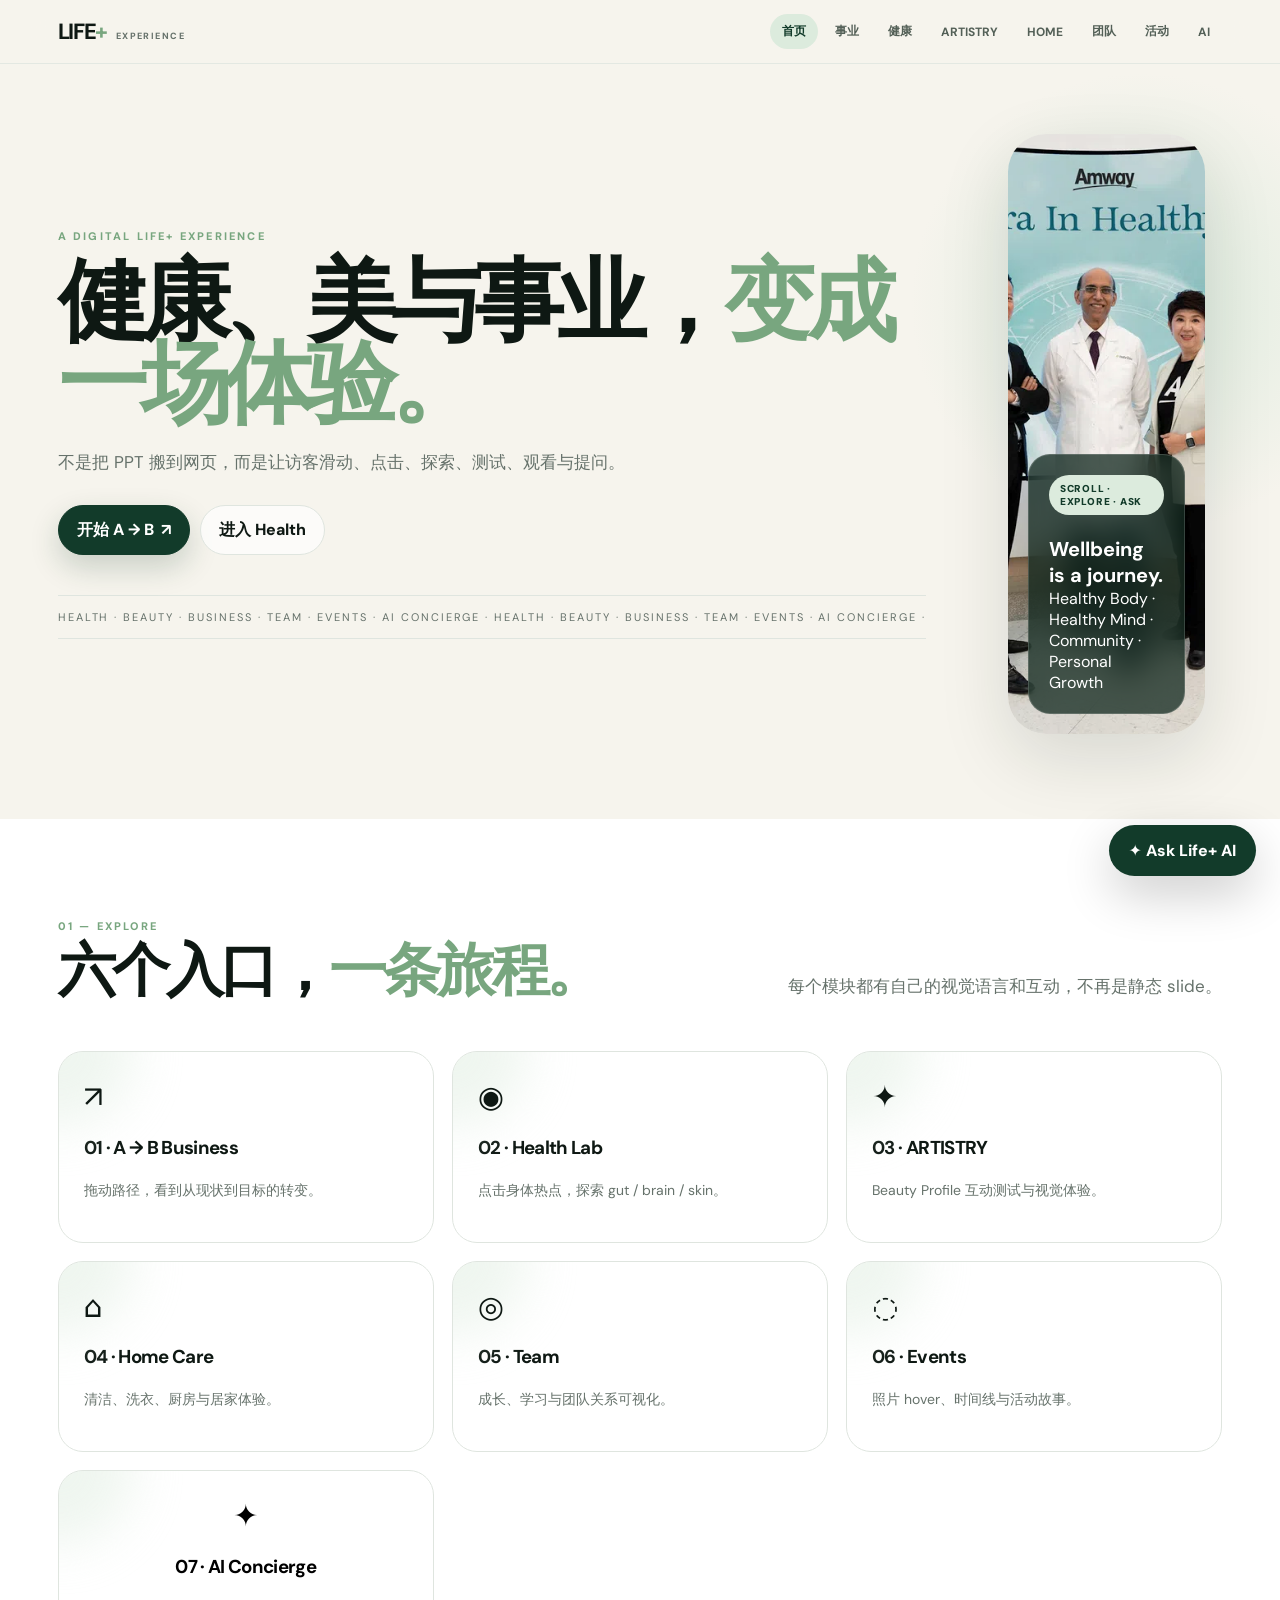
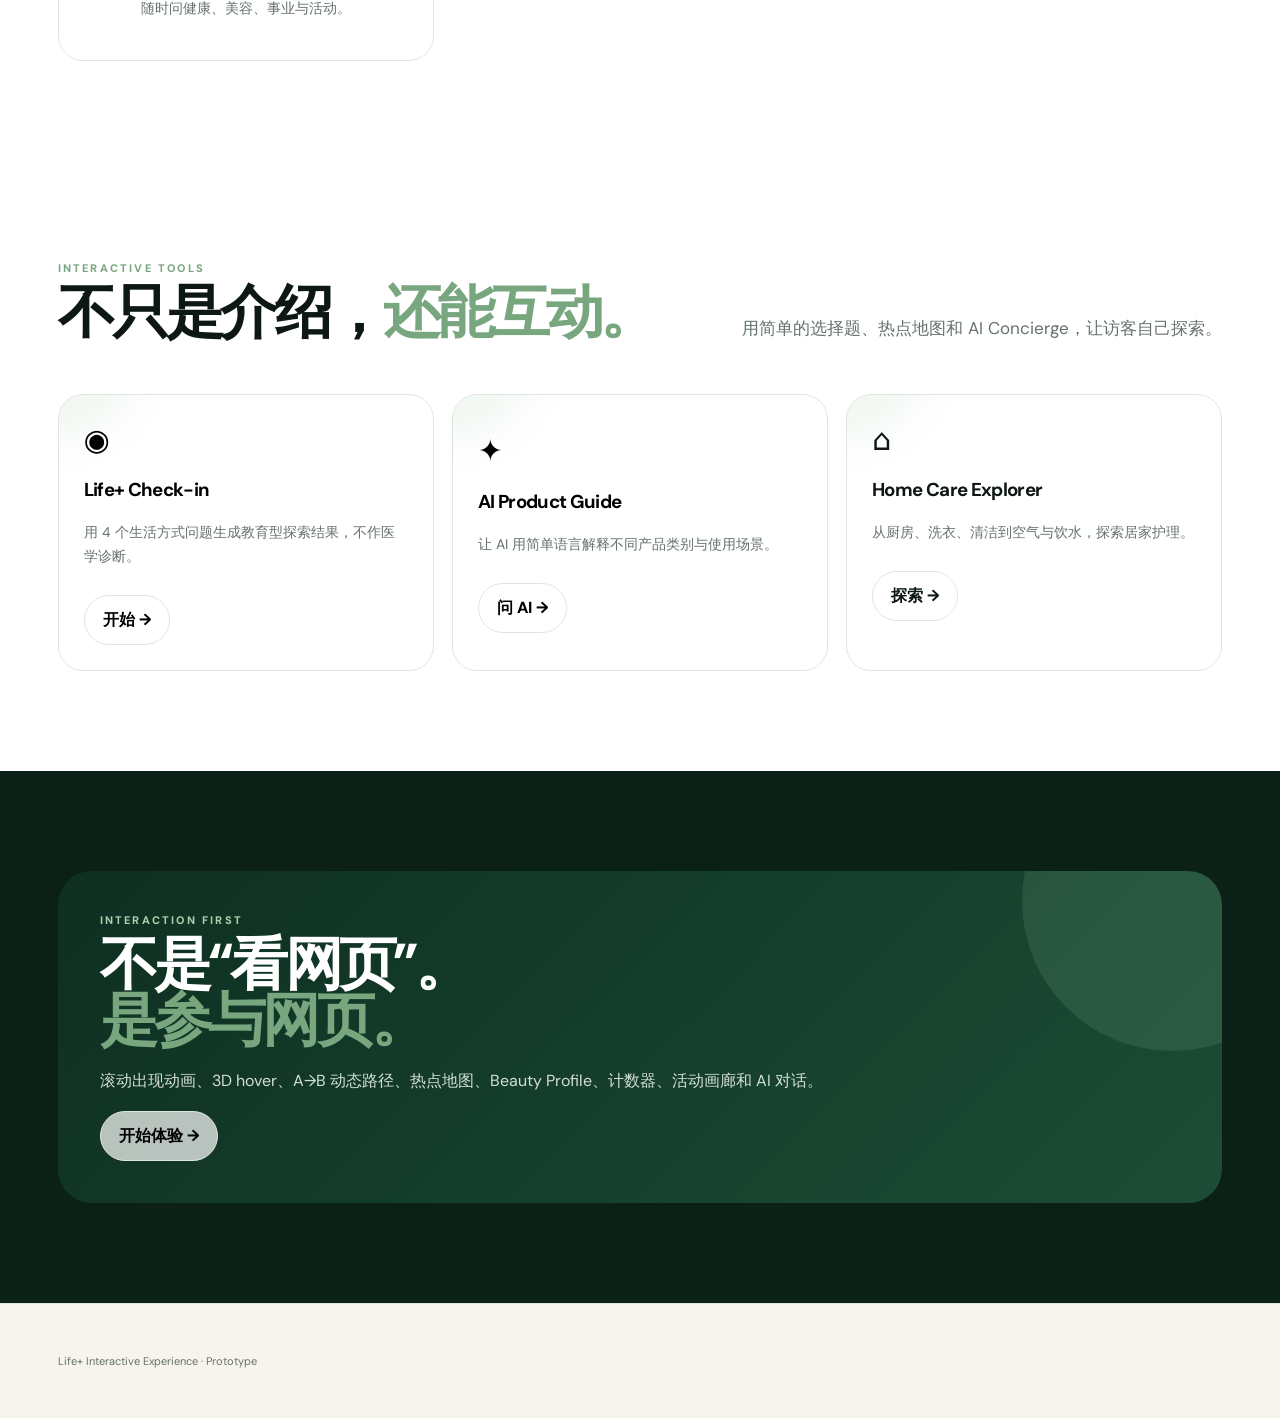
<file: index.html>
<!doctype html><html lang="zh-CN"><head><meta charset="utf-8"><meta name="viewport" content="width=device-width,initial-scale=1"><title>Life+ · Life+</title><link rel="stylesheet" href="styles.css"></head><body><nav class="nav"><a class="brand" href="index.html">LIFE<span>+</span> <small>EXPERIENCE</small></a><div class="navlinks"><a class="active" href="index.html">首页</a><a class="" href="business.html">事业</a><a class="" href="health.html">健康</a><a class="" href="beauty.html">ARTISTRY</a><a class="" href="homecare.html">HOME</a><a class="" href="team.html">团队</a><a class="" href="events.html">活动</a><button class="lang" onclick="toggleAI()">AI</button></div></nav><main class="wrap"><section class="hero"><div class="reveal"><div class="eyebrow">A DIGITAL LIFE+ EXPERIENCE</div><h1>健康、美与事业，<span>变成一场体验。</span></h1><p>不是把 PPT 搬到网页，而是让访客滑动、点击、探索、测试、观看与提问。</p><div class="buttons"><a class="btn dark" href="business.html">开始 A → B <b>↗</b></a><a class="btn light" href="health.html">进入 Health</a></div><div class="marquee" style="margin-top:40px"><span class="marquee-track">HEALTH · BEAUTY · BUSINESS · TEAM · EVENTS · AI CONCIERGE · HEALTH · BEAUTY · BUSINESS · TEAM · EVENTS · AI CONCIERGE · </span></div></div><div class="hero-visual reveal"><img src="assets/health-ageing.png"><div class="hero-overlay"><span class="pill">SCROLL · EXPLORE · ASK</span><br><br><b>Wellbeing is a journey.</b><br><span>Healthy Body · Healthy Mind · Community · Personal Growth</span></div></div></section></main><section class="section alt"><div class="wrap"><div class="section-head reveal"><div><div class="eyebrow">01 — EXPLORE</div><h2>六个入口，<span>一条旅程。</span></h2></div><p class="lead">每个模块都有自己的视觉语言和互动，不再是静态 slide。</p></div><div class="grid g3 stagger"><a class="card" href="business.html"><div class="icon">↗</div><h3>01 · A → B Business</h3><p>拖动路径，看到从现状到目标的转变。</p></a><a class="card" href="health.html"><div class="icon">◉</div><h3>02 · Health Lab</h3><p>点击身体热点，探索 gut / brain / skin。</p></a><a class="card" href="beauty.html"><div class="icon">✦</div><h3>03 · ARTISTRY</h3><p>Beauty Profile 互动测试与视觉体验。</p></a><a class="card" href="homecare.html"><div class="icon">⌂</div><h3>04 · Home Care</h3><p>清洁、洗衣、厨房与居家体验。</p></a><a class="card" href="team.html"><div class="icon">◎</div><h3>05 · Team</h3><p>成长、学习与团队关系可视化。</p></a><a class="card" href="events.html"><div class="icon">◌</div><h3>06 · Events</h3><p>照片 hover、时间线与活动故事。</p></a><button class="card" onclick="askAI('这个网站可以做什么？')"><div class="icon">✦</div><h3>07 · AI Concierge</h3><p>随时问健康、美容、事业与活动。</p></button></div></div></section><section class="section alt"><div class="wrap"><div class="section-head reveal"><div><div class="eyebrow">INTERACTIVE TOOLS</div><h2>不只是介绍，<span>还能互动。</span></h2></div><p class="lead">用简单的选择题、热点地图和 AI Concierge，让访客自己探索。</p></div><div class="grid g3 stagger"><button class="card tool-card" onclick="openTool('lifecheck')"><div class="icon">◉</div><h3>Life+ Check-in</h3><p>用 4 个生活方式问题生成教育型探索结果，不作医学诊断。</p><span class="btn light">开始 →</span></button><button class="card tool-card" onclick="askAI('请用简单方式介绍 Nutrilite、ARTISTRY 和 Home Care 的区别')"><div class="icon">✦</div><h3>AI Product Guide</h3><p>让 AI 用简单语言解释不同产品类别与使用场景。</p><span class="btn light">问 AI →</span></button><a class="card tool-card" href="homecare.html"><div class="icon">⌂</div><h3>Home Care Explorer</h3><p>从厨房、洗衣、清洁到空气与饮水，探索居家护理。</p><span class="btn light">探索 →</span></a></div></div></section><section class="section dark"><div class="wrap"><div class="darkpanel reveal"><div class="eyebrow" style="color:#a8d0ae">INTERACTION FIRST</div><h2>不是“看网页”。<br><span>是参与网页。</span></h2><p>滚动出现动画、3D hover、A→B 动态路径、热点地图、Beauty Profile、计数器、活动画廊和 AI 对话。</p><button class="btn light" onclick="askAI('请带我快速体验这个网站')">开始体验 →</button></div></div></section><footer class="footer"><div class="wrap">Life+ Interactive Experience · Prototype</div></footer><div class="floating-ai"><button class="ai-button" onclick="toggleAI()">✦ Ask Life+ AI</button></div><div class="tool-modal" id="lifecheck"><div class="tool-modal-box"><button class="modal-close" onclick="closeTool('lifecheck')">×</button><div class="eyebrow">LIFE+ CHECK-IN</div><h2>今天的你，<span>想先探索什么？</span></h2><p class="lead">这只是生活方式教育工具，不是医疗检测或诊断。</p><div class="check-options"><button onclick="checkResult('nutrition')">🥗 营养</button><button onclick="checkResult('movement')">🚶 活动</button><button onclick="checkResult('sleep')">🌙 睡眠</button><button onclick="checkResult('stress')">🧠 压力</button></div><div class="quiz-result" id="checkResult">请选择一个方向。</div></div></div><div class="chat" id="chat"><div class="chathead"><b>Life+ AI Concierge</b><button onclick="toggleAI()">×</button></div><div class="msgs" id="msgs"><div class="msg ai">你好，我可以陪你探索这个页面。你想了解什么？</div></div><div class="chatbar"><input id="q" placeholder="输入你的问题…" onkeydown="if(event.key==='Enter')sendAI()"><button onclick="sendAI()">问</button></div></div><script src="app.js"></script></body></html>
</file>
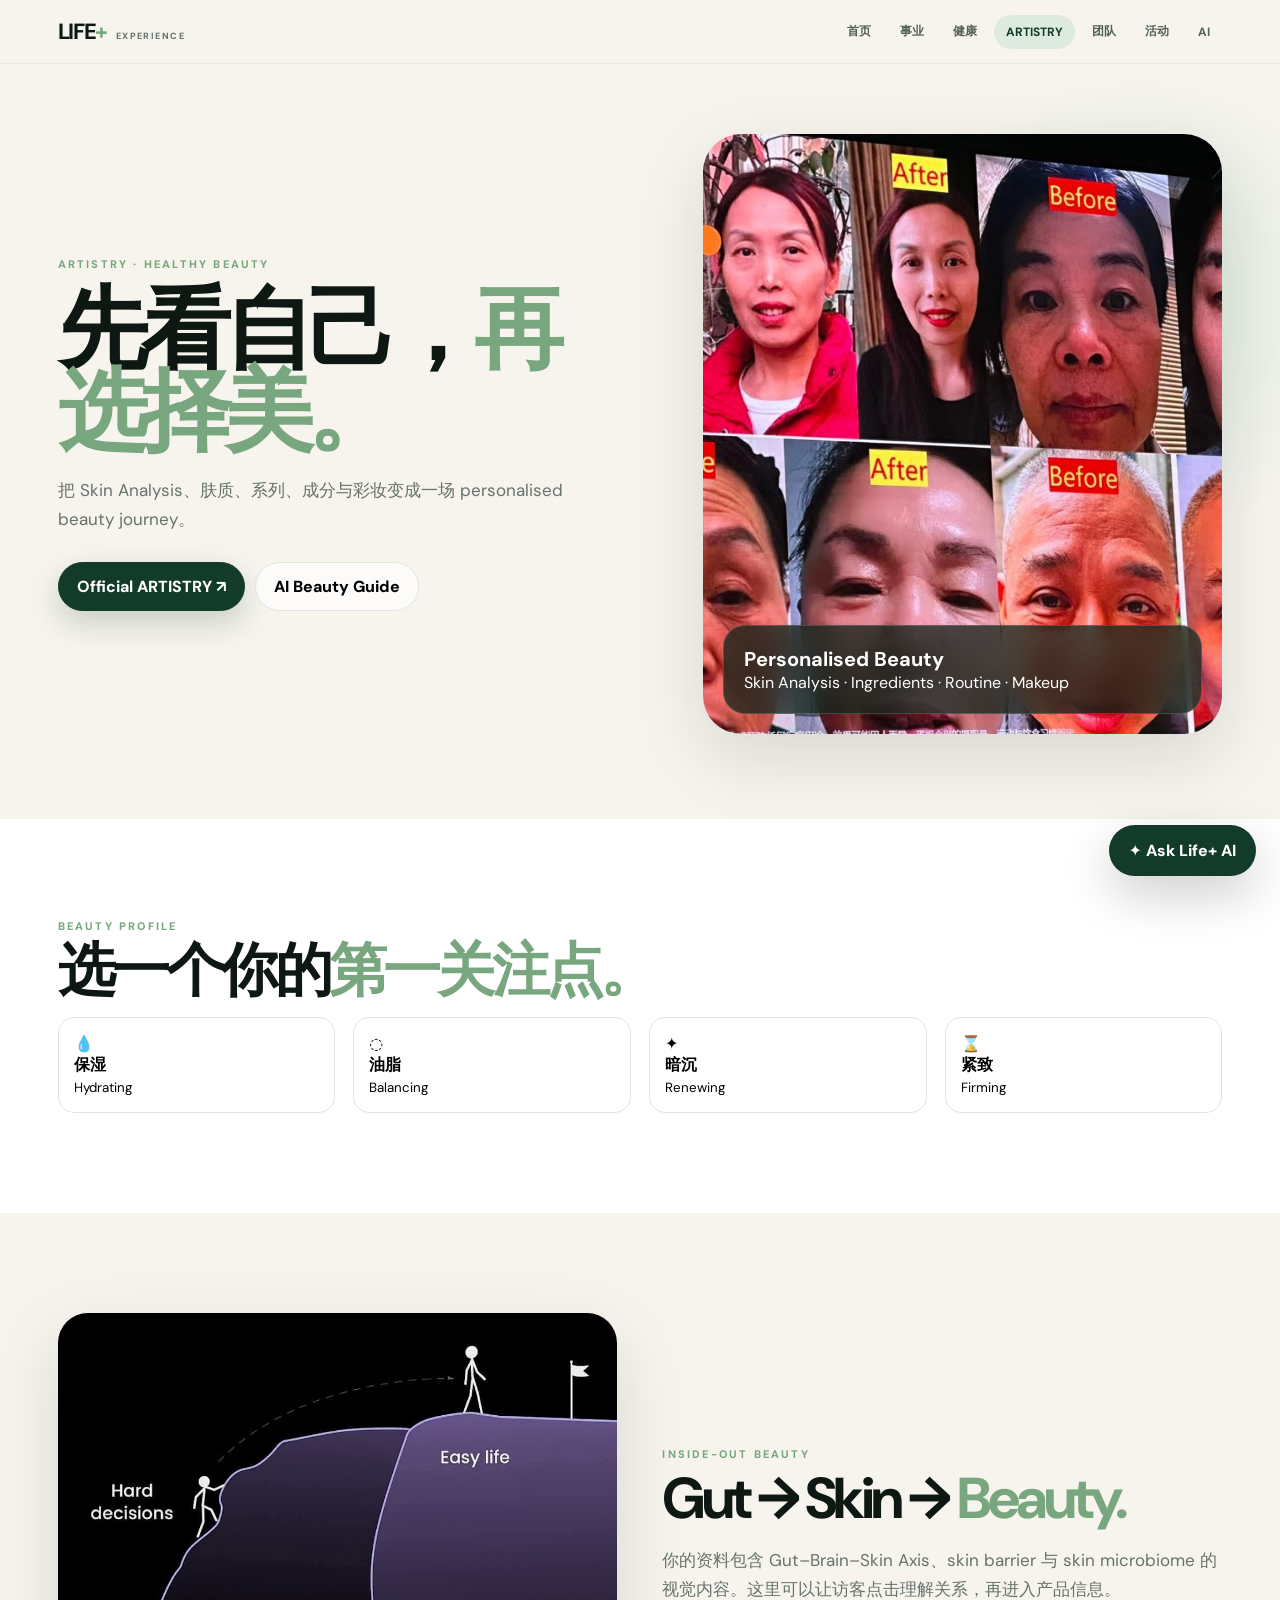
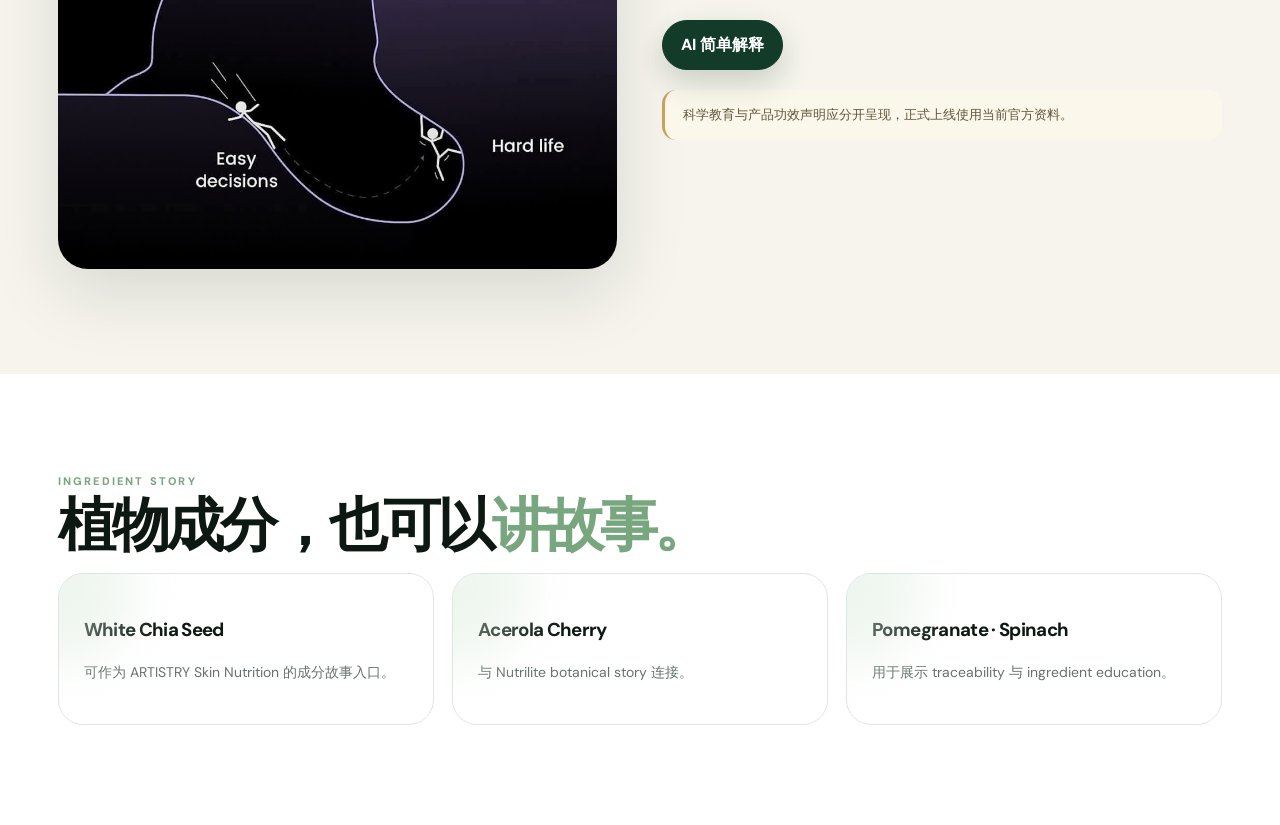
<file: beauty.html>
<!doctype html><html lang="zh-CN"><head><meta charset="utf-8"><meta name="viewport" content="width=device-width,initial-scale=1"><title>ARTISTRY · Life+</title><link rel="stylesheet" href="styles.css"></head><body><nav class="nav"><a class="brand" href="index.html">LIFE<span>+</span> <small>EXPERIENCE</small></a><div class="navlinks"><a class="" href="index.html">首页</a><a class="" href="business.html">事业</a><a class="" href="health.html">健康</a><a class="active" href="beauty.html">ARTISTRY</a><a class="" href="team.html">团队</a><a class="" href="events.html">活动</a><button class="lang" onclick="toggleAI()">AI</button></div></nav><main class="wrap"><section class="hero"><div class="reveal"><div class="eyebrow">ARTISTRY · HEALTHY BEAUTY</div><h1>先看自己，<span>再选择美。</span></h1><p>把 Skin Analysis、肤质、系列、成分与彩妆变成一场 personalised beauty journey。</p><div class="buttons"><a class="btn dark" href="https://www.amway.my/artistry" target="_blank">Official ARTISTRY ↗</a><button class="btn light" onclick="askAI('如何选择 ARTISTRY 护肤系列？')">AI Beauty Guide</button></div></div><div class="hero-visual reveal"><img src="assets/beauty-faces.jpeg"><div class="hero-overlay"><b>Personalised Beauty</b><br><span>Skin Analysis · Ingredients · Routine · Makeup</span></div></div></section></main><section class="section alt"><div class="wrap"><div class="eyebrow">BEAUTY PROFILE</div><h2>选一个你的<span>第一关注点。</span></h2><div class="grid g4 stagger"><button class="quiz-choice" data-v="Hydrating · 保湿">💧<br><b>保湿</b><br><small>Hydrating</small></button><button class="quiz-choice" data-v="Balancing · 油脂">◌<br><b>油脂</b><br><small>Balancing</small></button><button class="quiz-choice" data-v="Renewing · 肤色">✦<br><b>暗沉</b><br><small>Renewing</small></button><button class="quiz-choice" data-v="Firming · 紧致">⌛<br><b>紧致</b><br><small>Firming</small></button></div><div class="quiz-result" style="display:none"></div></div></section><section class="section"><div class="wrap split"><div class="reveal"><img src="assets/skin-anatomy.jpeg" alt="skin anatomy"></div><div class="reveal"><div class="eyebrow">INSIDE-OUT BEAUTY</div><h2>Gut → Skin → <span>Beauty.</span></h2><p class="lead">你的资料包含 Gut–Brain–Skin Axis、skin barrier 与 skin microbiome 的视觉内容。这里可以让访客点击理解关系，再进入产品信息。</p><button class="btn dark" onclick="askAI('用简单中文解释肠皮肤轴')">AI 简单解释</button><div class="notice" style="margin-top:20px">科学教育与产品功效声明应分开呈现，正式上线使用当前官方资料。</div></div></div></section><section class="section alt"><div class="wrap"><div class="eyebrow">INGREDIENT STORY</div><h2>植物成分，也可以<span>讲故事。</span></h2><div class="grid g3 stagger"><div class="card"><h3>White Chia Seed</h3><p>可作为 ARTISTRY Skin Nutrition 的成分故事入口。</p></div><div class="card"><h3>Acerola Cherry</h3><p>与 Nutrilite botanical story 连接。</p></div><div class="card"><h3>Pomegranate · Spinach</h3><p>用于展示 traceability 与 ingredient education。</p></div></div></div></section><div class="floating-ai"><button class="ai-button" onclick="toggleAI()">✦ Ask Life+ AI</button></div><div class="chat" id="chat"><div class="chathead"><b>Life+ AI Concierge</b><button onclick="toggleAI()">×</button></div><div class="msgs" id="msgs"><div class="msg ai">你好，我可以陪你探索这个页面。你想了解什么？</div></div><div class="chatbar"><input id="q" placeholder="输入你的问题…" onkeydown="if(event.key==='Enter')sendAI()"><button onclick="sendAI()">问</button></div></div><script src="app.js"></script></body></html>
</file>
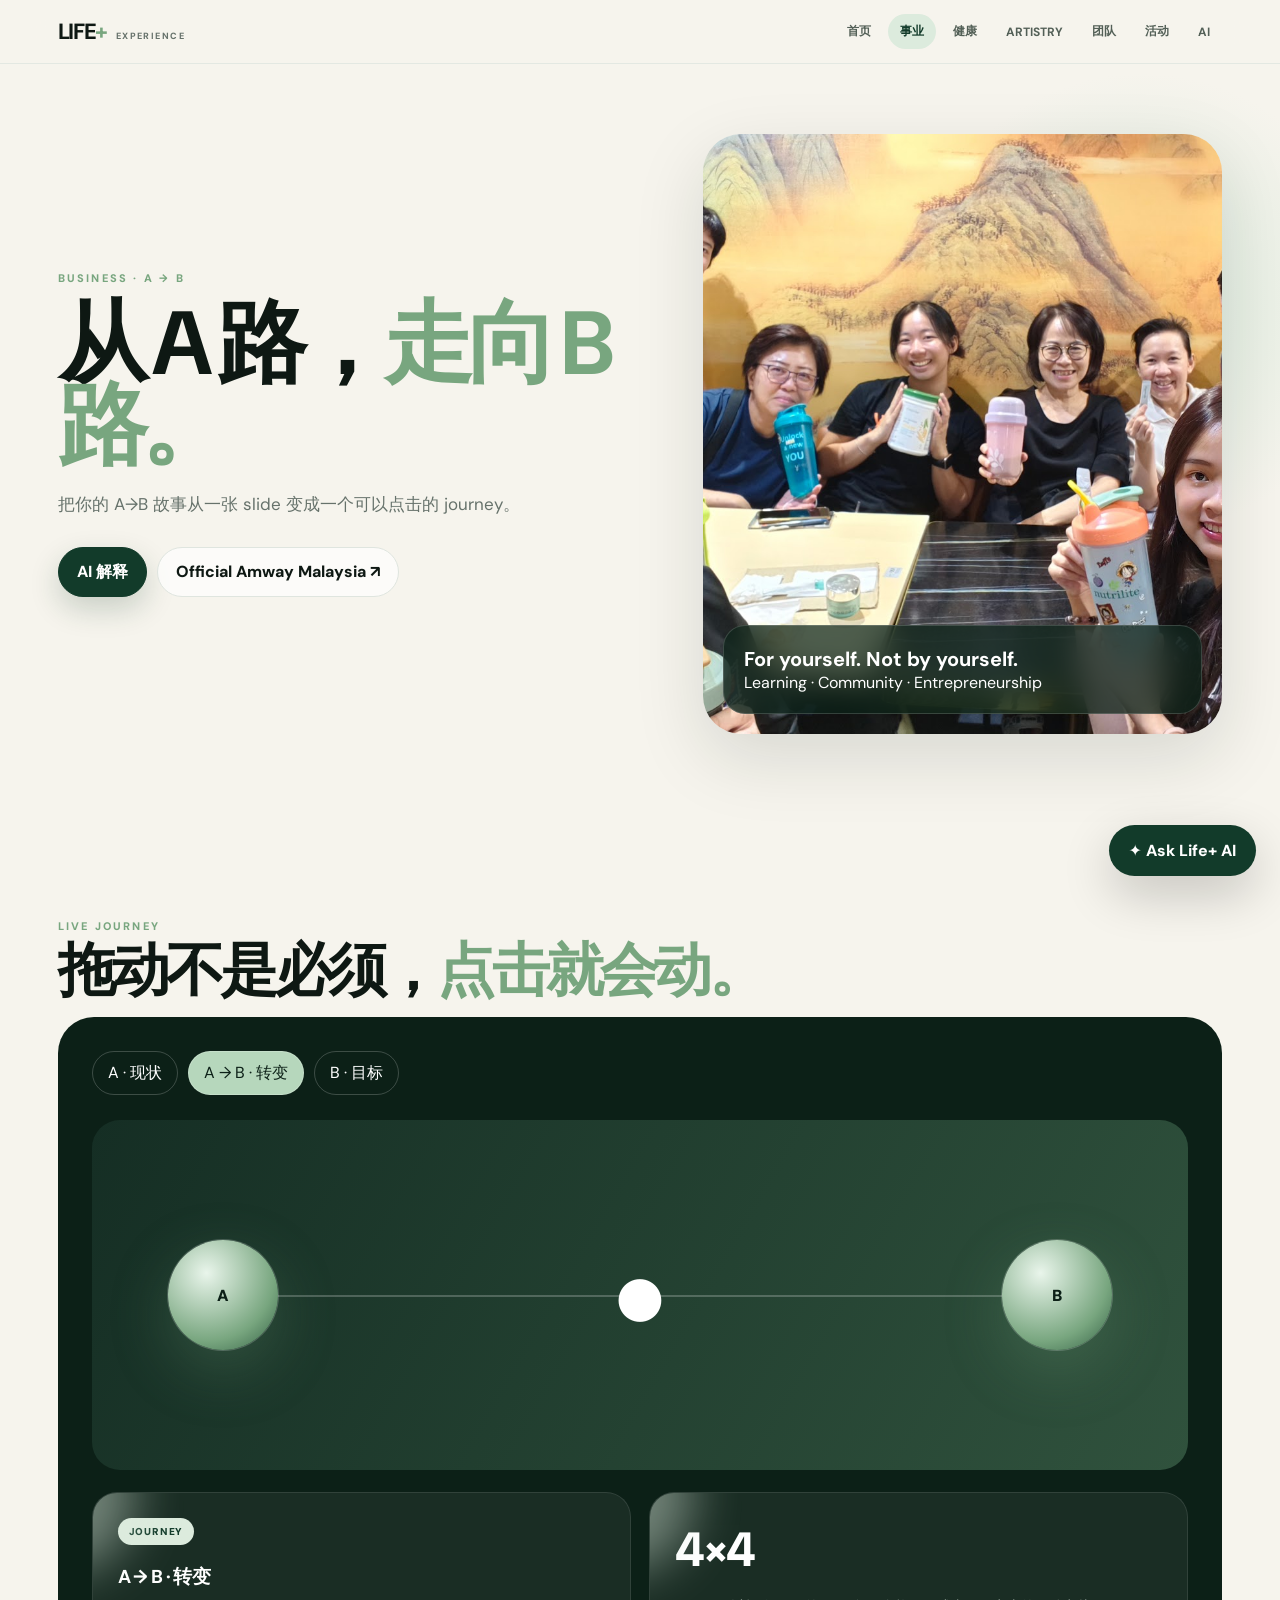
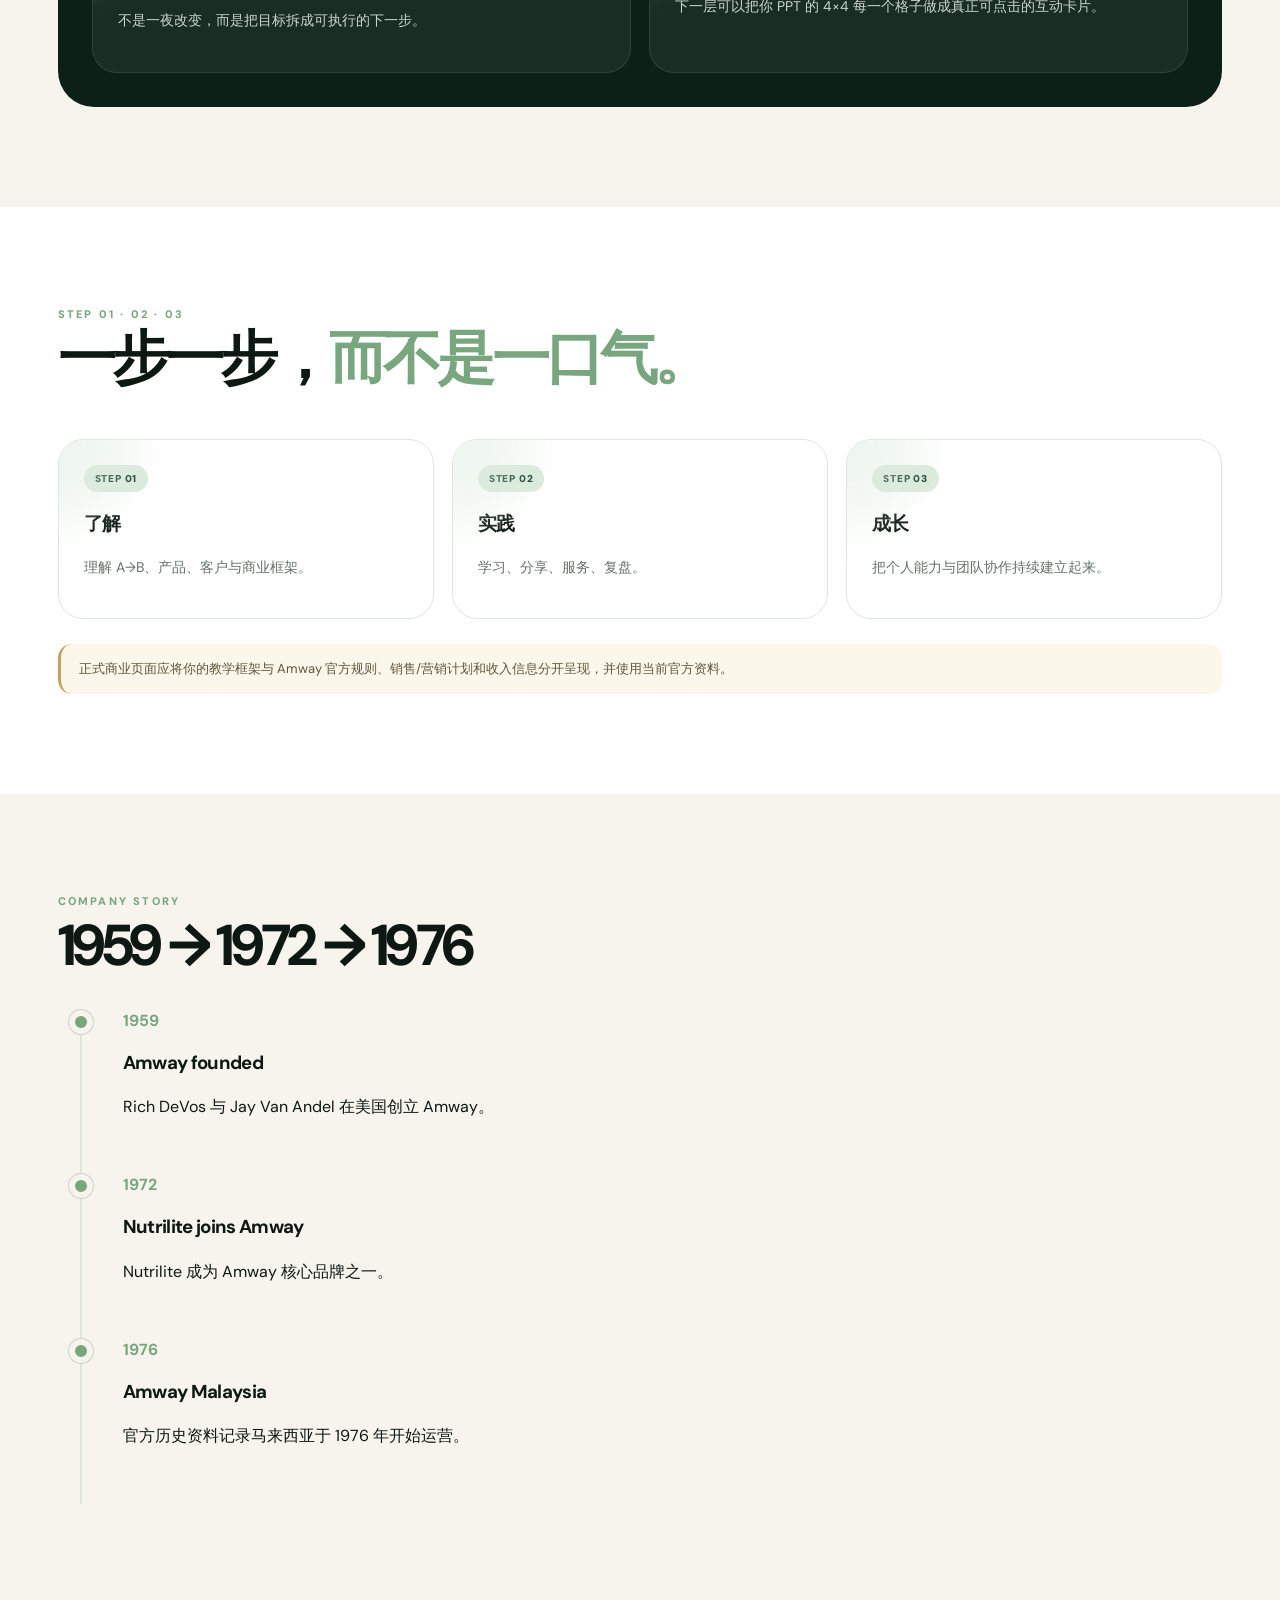
<file: business.html>
<!doctype html><html lang="zh-CN"><head><meta charset="utf-8"><meta name="viewport" content="width=device-width,initial-scale=1"><title>Business · Life+</title><link rel="stylesheet" href="styles.css"></head><body><nav class="nav"><a class="brand" href="index.html">LIFE<span>+</span> <small>EXPERIENCE</small></a><div class="navlinks"><a class="" href="index.html">首页</a><a class="active" href="business.html">事业</a><a class="" href="health.html">健康</a><a class="" href="beauty.html">ARTISTRY</a><a class="" href="team.html">团队</a><a class="" href="events.html">活动</a><button class="lang" onclick="toggleAI()">AI</button></div></nav><main class="wrap"><section class="hero"><div class="reveal"><div class="eyebrow">BUSINESS · A → B</div><h1>从 A 路，<span>走向 B 路。</span></h1><p>把你的 A→B 故事从一张 slide 变成一个可以点击的 journey。</p><div class="buttons"><button class="btn dark" onclick="askAI('解释 A 路到 B 路')">AI 解释</button><a class="btn light" href="https://www.amway.my/" target="_blank">Official Amway Malaysia ↗</a></div></div><div class="hero-visual reveal"><img src="assets/team-1.jpeg"><div class="hero-overlay"><b>For yourself. Not by yourself.</b><br><span>Learning · Community · Entrepreneurship</span></div></div></section></main><section class="section"><div class="wrap"><div class="eyebrow">LIVE JOURNEY</div><h2>拖动不是必须，<span>点击就会动。</span></h2><div class="ab-wrap reveal"><div class="ab-controls"><button data-mode="a">A · 现状</button><button data-mode="bridge">A → B · 转变</button><button data-mode="b">B · 目标</button></div><div class="ab-stage"><div class="ab-line"></div><div class="ab-node node-a"><div class="orb">A</div></div><div class="ab-node node-b"><div class="orb">B</div></div><div class="ab-person">●</div></div><div class="ab-copy"><div class="card"><span class="pill">JOURNEY</span><h3 id="abTitle">A → B · 转变</h3><p id="abCopy">不是一夜改变，而是把目标拆成可执行的下一步。</p></div><div class="card"><div class="metric">4×4</div><p>下一层可以把你 PPT 的 4×4 每一个格子做成真正可点击的互动卡片。</p></div></div></div></div></section><section class="section alt"><div class="wrap"><div class="section-head reveal"><div><div class="eyebrow">STEP 01 · 02 · 03</div><h2>一步一步，<span>而不是一口气。</span></h2></div></div><div class="grid g3 stagger"><div class="card"><span class="pill">STEP 01</span><h3>了解</h3><p>理解 A→B、产品、客户与商业框架。</p></div><div class="card"><span class="pill">STEP 02</span><h3>实践</h3><p>学习、分享、服务、复盘。</p></div><div class="card"><span class="pill">STEP 03</span><h3>成长</h3><p>把个人能力与团队协作持续建立起来。</p></div></div><div class="notice" style="margin-top:25px">正式商业页面应将你的教学框架与 Amway 官方规则、销售/营销计划和收入信息分开呈现，并使用当前官方资料。</div></div></section><section class="section"><div class="wrap"><div class="eyebrow">COMPANY STORY</div><h2>1959 → 1972 → 1976</h2><div class="timeline reveal"><div class="tl"><div class="dot"></div><b>1959</b><h3>Amway founded</h3><p>Rich DeVos 与 Jay Van Andel 在美国创立 Amway。</p></div><div class="tl"><div class="dot"></div><b>1972</b><h3>Nutrilite joins Amway</h3><p>Nutrilite 成为 Amway 核心品牌之一。</p></div><div class="tl"><div class="dot"></div><b>1976</b><h3>Amway Malaysia</h3><p>官方历史资料记录马来西亚于 1976 年开始运营。</p></div></div></div></section><div class="floating-ai"><button class="ai-button" onclick="toggleAI()">✦ Ask Life+ AI</button></div><div class="chat" id="chat"><div class="chathead"><b>Life+ AI Concierge</b><button onclick="toggleAI()">×</button></div><div class="msgs" id="msgs"><div class="msg ai">你好，我可以陪你探索这个页面。你想了解什么？</div></div><div class="chatbar"><input id="q" placeholder="输入你的问题…" onkeydown="if(event.key==='Enter')sendAI()"><button onclick="sendAI()">问</button></div></div><script src="app.js"></script></body></html>
</file>
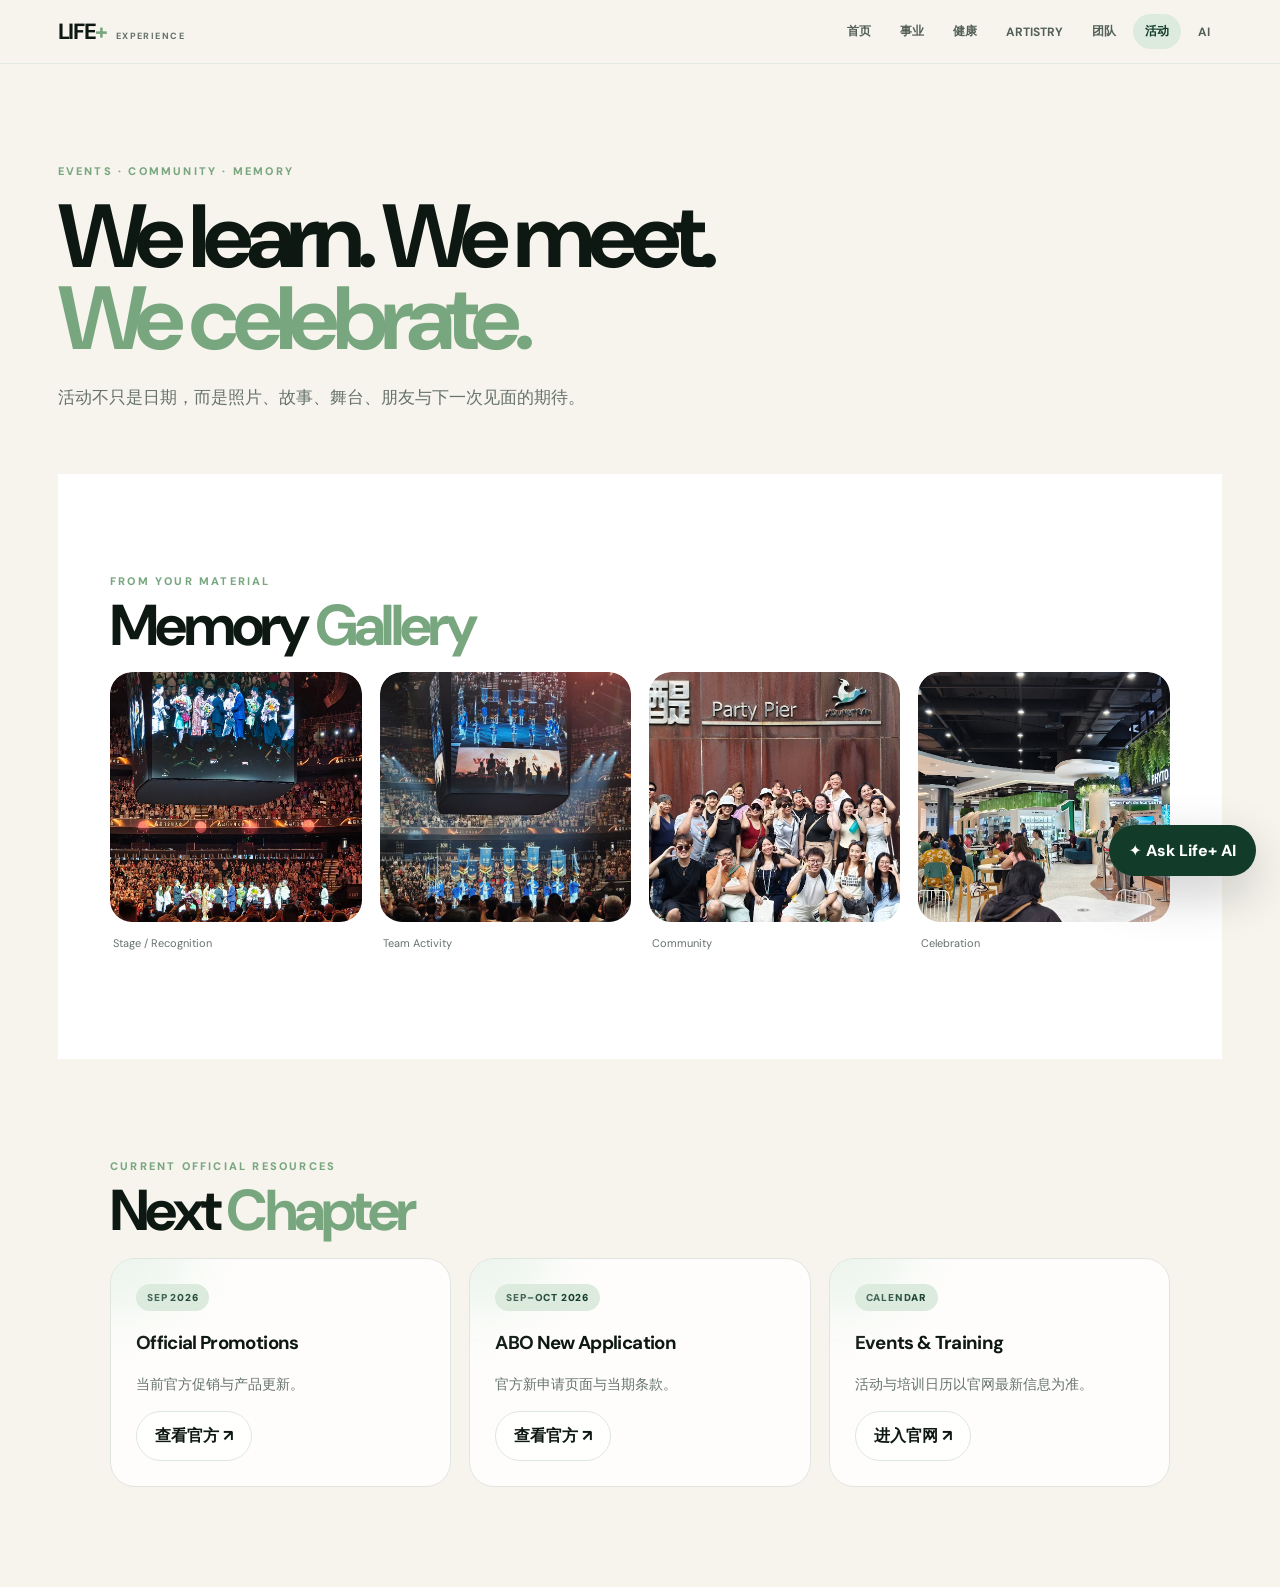
<file: events.html>
<!doctype html><html lang="zh-CN"><head><meta charset="utf-8"><meta name="viewport" content="width=device-width,initial-scale=1"><title>Events · Life+</title><link rel="stylesheet" href="styles.css"></head><body><nav class="nav"><a class="brand" href="index.html">LIFE<span>+</span> <small>EXPERIENCE</small></a><div class="navlinks"><a class="" href="index.html">首页</a><a class="" href="business.html">事业</a><a class="" href="health.html">健康</a><a class="" href="beauty.html">ARTISTRY</a><a class="" href="team.html">团队</a><a class="active" href="events.html">活动</a><button class="lang" onclick="toggleAI()">AI</button></div></nav><main class="wrap"><section class="section" style="padding-bottom:45px"><div class="reveal"><div class="eyebrow">EVENTS · COMMUNITY · MEMORY</div><h1>We learn. We meet.<br><span>We celebrate.</span></h1><p class="lead">活动不只是日期，而是照片、故事、舞台、朋友与下一次见面的期待。</p></div></section><section class="section alt"><div class="wrap"><div class="eyebrow">FROM YOUR MATERIAL</div><h2>Memory <span>Gallery</span></h2><div class="grid g4 gallery stagger"><figure><img src="assets/event-1.jpeg"><figcaption>Stage / Recognition</figcaption></figure><figure><img src="assets/event-2.jpeg"><figcaption>Team Activity</figcaption></figure><figure><img src="assets/event-3.jpeg"><figcaption>Community</figcaption></figure><figure><img src="assets/event-4.jpeg"><figcaption>Celebration</figcaption></figure></div></div></section><section class="section"><div class="wrap"><div class="eyebrow">CURRENT OFFICIAL RESOURCES</div><h2>Next <span>Chapter</span></h2><div class="grid g3 stagger"><div class="card"><span class="pill">SEP 2026</span><h3>Official Promotions</h3><p>当前官方促销与产品更新。</p><a class="btn light" href="https://www.amway.my/promotions?lang=en" target="_blank">查看官方 ↗</a></div><div class="card"><span class="pill">SEP–OCT 2026</span><h3>ABO New Application</h3><p>官方新申请页面与当期条款。</p><a class="btn light" href="https://www.amway.my/" target="_blank">查看官方 ↗</a></div><div class="card"><span class="pill">CALENDAR</span><h3>Events & Training</h3><p>活动与培训日历以官网最新信息为准。</p><a class="btn light" href="https://www.amway.my/" target="_blank">进入官网 ↗</a></div></div></div></section><div class="floating-ai"><button class="ai-button" onclick="toggleAI()">✦ Ask Life+ AI</button></div><div class="chat" id="chat"><div class="chathead"><b>Life+ AI Concierge</b><button onclick="toggleAI()">×</button></div><div class="msgs" id="msgs"><div class="msg ai">你好，我可以陪你探索这个页面。你想了解什么？</div></div><div class="chatbar"><input id="q" placeholder="输入你的问题…" onkeydown="if(event.key==='Enter')sendAI()"><button onclick="sendAI()">问</button></div></div><script src="app.js"></script></body></html>
</file>
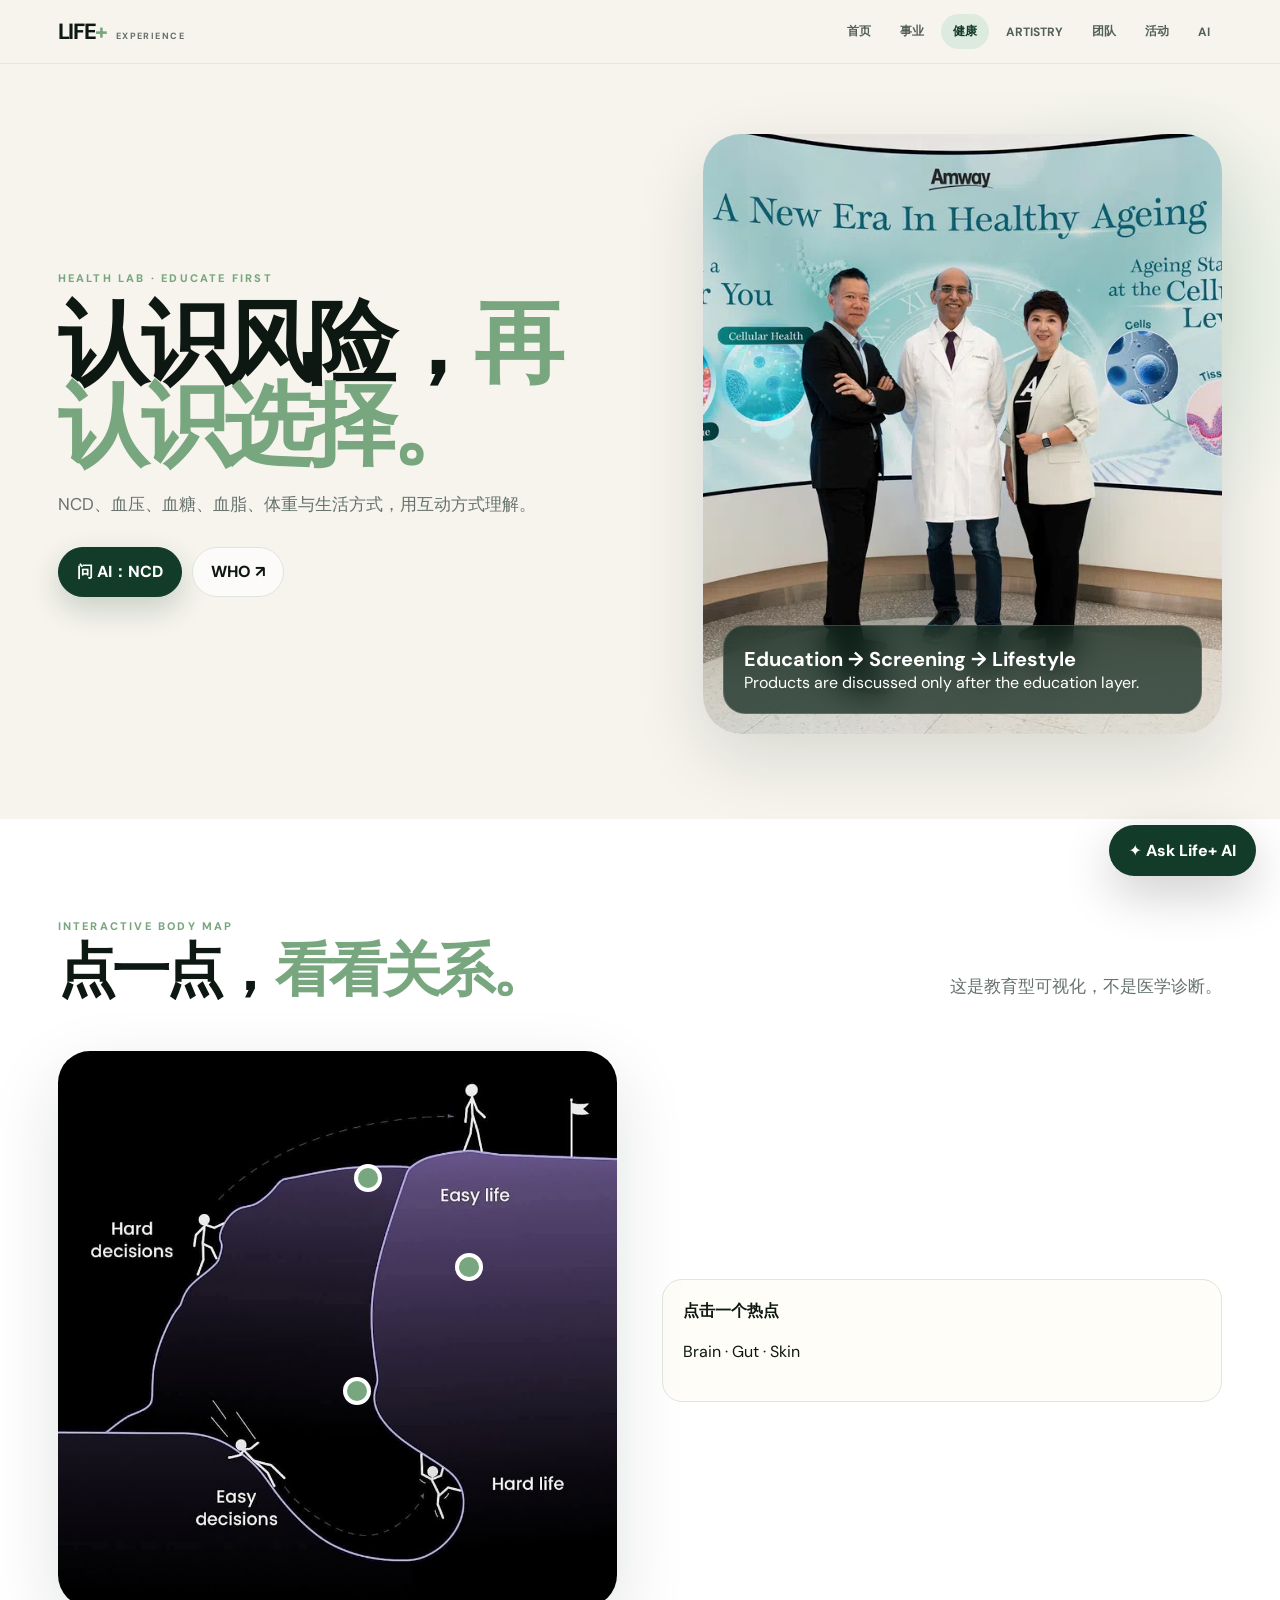
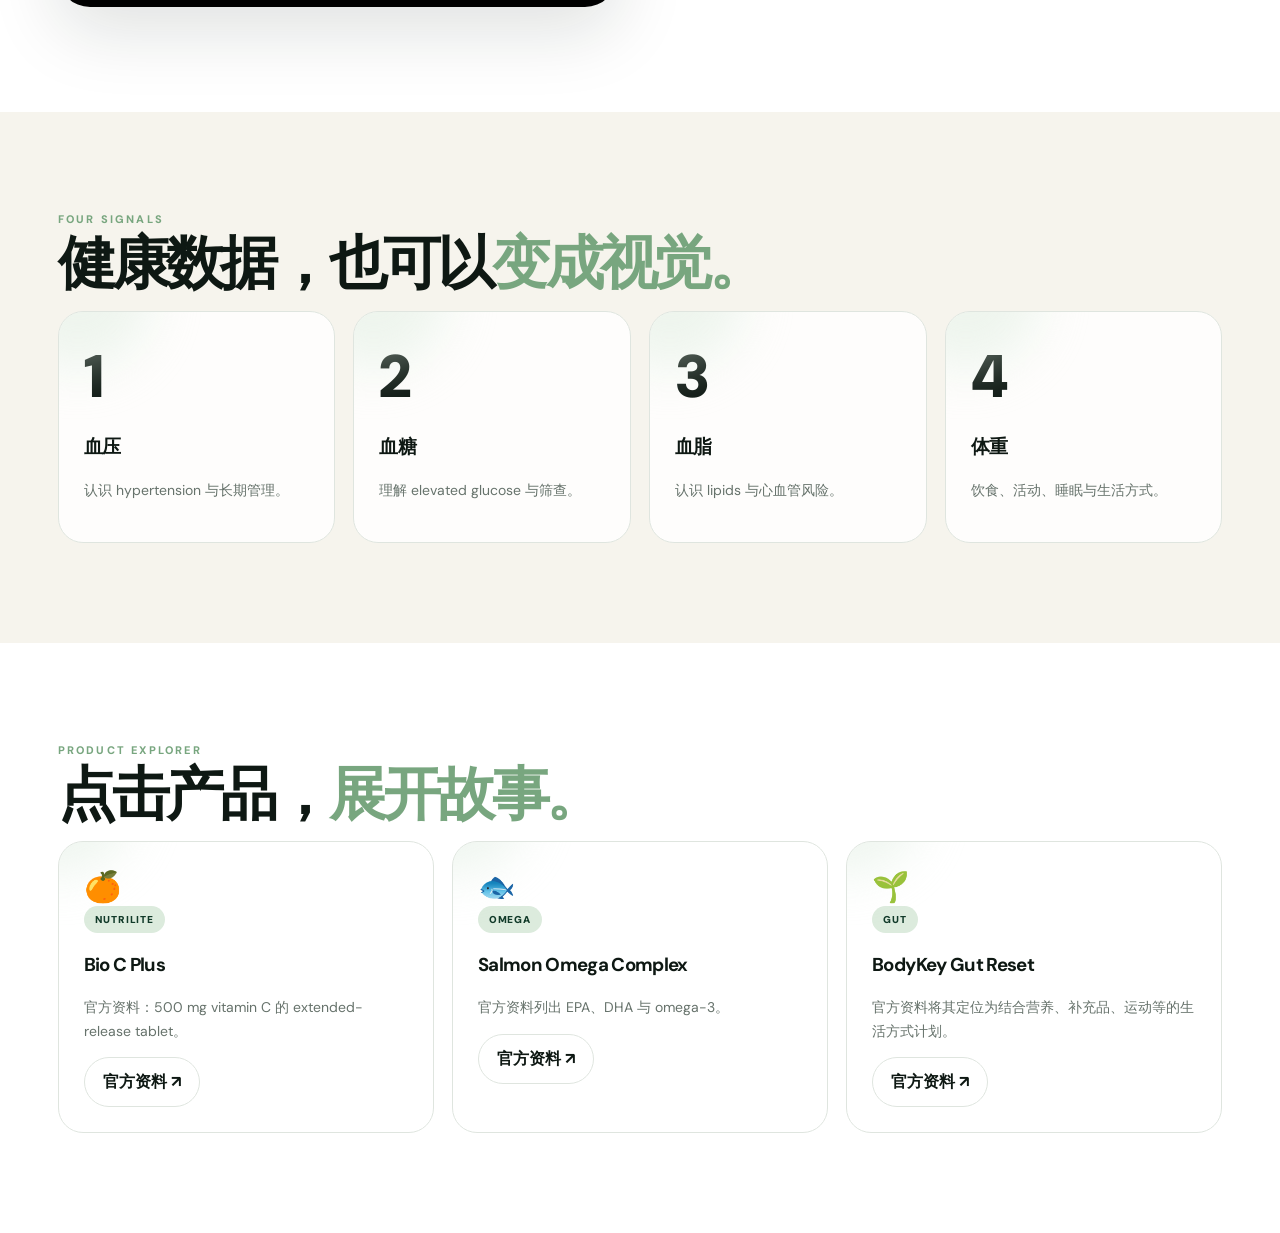
<file: health.html>
<!doctype html><html lang="zh-CN"><head><meta charset="utf-8"><meta name="viewport" content="width=device-width,initial-scale=1"><title>Health · Life+</title><link rel="stylesheet" href="styles.css"></head><body><nav class="nav"><a class="brand" href="index.html">LIFE<span>+</span> <small>EXPERIENCE</small></a><div class="navlinks"><a class="" href="index.html">首页</a><a class="" href="business.html">事业</a><a class="active" href="health.html">健康</a><a class="" href="beauty.html">ARTISTRY</a><a class="" href="team.html">团队</a><a class="" href="events.html">活动</a><button class="lang" onclick="toggleAI()">AI</button></div></nav><main class="wrap"><section class="hero"><div class="reveal"><div class="eyebrow">HEALTH LAB · EDUCATE FIRST</div><h1>认识风险，<span>再认识选择。</span></h1><p>NCD、血压、血糖、血脂、体重与生活方式，用互动方式理解。</p><div class="buttons"><button class="btn dark" onclick="askAI('什么是 NCD？')">问 AI：NCD</button><a class="btn light" href="https://www.who.int/news-room/fact-sheets/detail/noncommunicable-diseases" target="_blank">WHO ↗</a></div></div><div class="hero-visual reveal"><img src="assets/health-ageing.png"><div class="hero-overlay"><b>Education → Screening → Lifestyle</b><br><span>Products are discussed only after the education layer.</span></div></div></section></main><section class="section alt"><div class="wrap"><div class="section-head reveal"><div><div class="eyebrow">INTERACTIVE BODY MAP</div><h2>点一点，<span>看看关系。</span></h2></div><p class="lead">这是教育型可视化，不是医学诊断。</p></div><div class="split"><div class="hotspot-stage reveal"><img src="assets/skin-anatomy.jpeg" alt="health illustration"><button class="hotspot" data-id="brain" aria-label="brain"></button><button class="hotspot" data-id="gut" aria-label="gut"></button><button class="hotspot" data-id="skin" aria-label="skin"></button></div><div class="hotspot-panel reveal"><b>点击一个热点</b><p>Brain · Gut · Skin</p></div></div></div></section><section class="section"><div class="wrap"><div class="eyebrow">FOUR SIGNALS</div><h2>健康数据，也可以<span>变成视觉。</span></h2><div class="grid g4 stagger"><div class="card"><div class="counter" data-count="1">0</div><h3>血压</h3><p>认识 hypertension 与长期管理。</p></div><div class="card"><div class="counter" data-count="2">0</div><h3>血糖</h3><p>理解 elevated glucose 与筛查。</p></div><div class="card"><div class="counter" data-count="3">0</div><h3>血脂</h3><p>认识 lipids 与心血管风险。</p></div><div class="card"><div class="counter" data-count="4">0</div><h3>体重</h3><p>饮食、活动、睡眠与生活方式。</p></div></div></div></section><section class="section alt"><div class="wrap"><div class="eyebrow">PRODUCT EXPLORER</div><h2>点击产品，<span>展开故事。</span></h2><div class="grid g3 stagger"><div class="card"><div class="icon">🍊</div><span class="pill">NUTRILITE</span><h3>Bio C Plus</h3><p>官方资料：500 mg vitamin C 的 extended-release tablet。</p><a class="btn light" href="https://www.amway.my/Brands/Nutrilite/Nutrilite-Bio-C-Plus-All-Day-Formula---60-tab/p/109745" target="_blank">官方资料 ↗</a></div><div class="card"><div class="icon">🐟</div><span class="pill">OMEGA</span><h3>Salmon Omega Complex</h3><p>官方资料列出 EPA、DHA 与 omega-3。</p><a class="btn light" href="https://www.amway.my/Brands/Nutrilite/Nutrilite-Salmon-Omega-Complex---60-sg/p/100066" target="_blank">官方资料 ↗</a></div><div class="card"><div class="icon">🌱</div><span class="pill">GUT</span><h3>BodyKey Gut Reset</h3><p>官方资料将其定位为结合营养、补充品、运动等的生活方式计划。</p><a class="btn light" href="https://www.amway.my/guthealth" target="_blank">官方资料 ↗</a></div></div></div></section><div class="floating-ai"><button class="ai-button" onclick="toggleAI()">✦ Ask Life+ AI</button></div><div class="chat" id="chat"><div class="chathead"><b>Life+ AI Concierge</b><button onclick="toggleAI()">×</button></div><div class="msgs" id="msgs"><div class="msg ai">你好，我可以陪你探索这个页面。你想了解什么？</div></div><div class="chatbar"><input id="q" placeholder="输入你的问题…" onkeydown="if(event.key==='Enter')sendAI()"><button onclick="sendAI()">问</button></div></div><script src="app.js"></script></body></html>
</file>
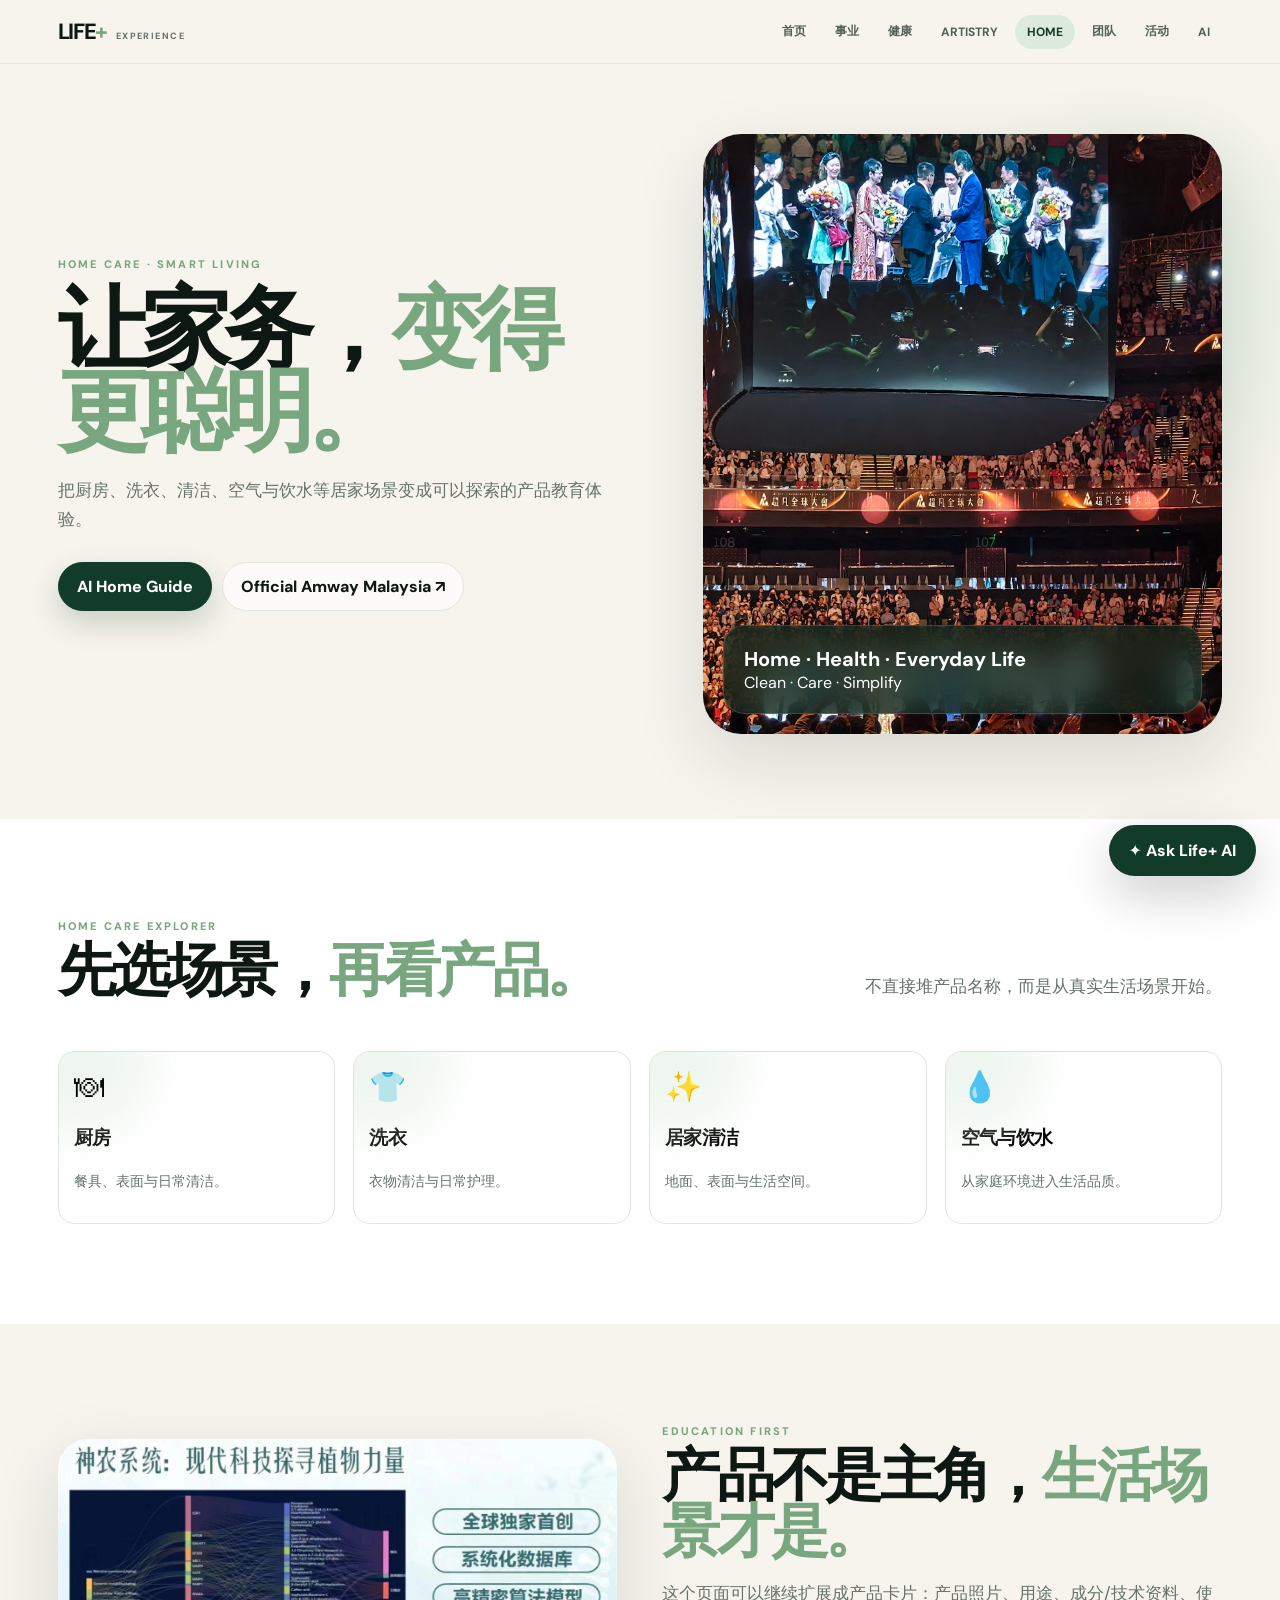
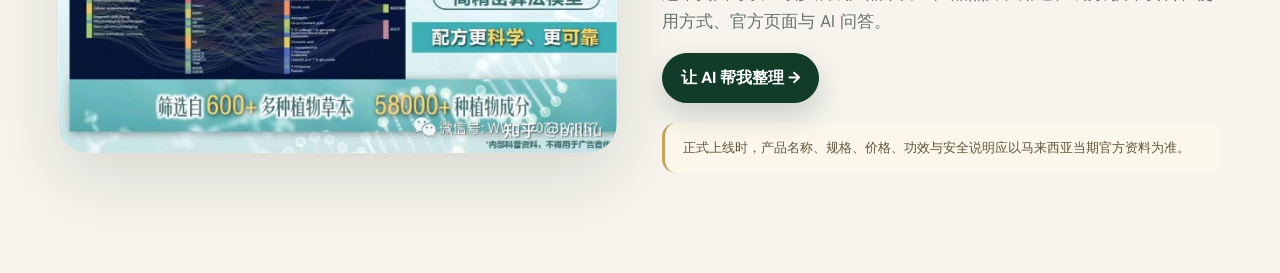
<file: homecare.html>
<!doctype html><html lang="zh-CN"><head><meta charset="utf-8"><meta name="viewport" content="width=device-width,initial-scale=1"><title>Home Care · Life+</title><link rel="stylesheet" href="styles.css"></head><body><nav class="nav"><a class="brand" href="index.html">LIFE<span>+</span> <small>EXPERIENCE</small></a><div class="navlinks"><a href="index.html">首页</a><a href="business.html">事业</a><a href="health.html">健康</a><a href="beauty.html">ARTISTRY</a><a class="active" href="homecare.html">HOME</a><a href="team.html">团队</a><a href="events.html">活动</a><button class="lang" onclick="toggleAI()">AI</button></div></nav><main class="wrap"><section class="hero"><div class="reveal"><div class="eyebrow">HOME CARE · SMART LIVING</div><h1>让家务，<span>变得更聪明。</span></h1><p>把厨房、洗衣、清洁、空气与饮水等居家场景变成可以探索的产品教育体验。</p><div class="buttons"><button class="btn dark" onclick="askAI('我想了解 Home Care 产品类别')">AI Home Guide</button><a class="btn light" href="https://www.amway.my/" target="_blank">Official Amway Malaysia ↗</a></div></div><div class="hero-visual reveal"><img src="assets/event-1.jpeg" alt="Life+ lifestyle"><div class="hero-overlay"><b>Home · Health · Everyday Life</b><br><span>Clean · Care · Simplify</span></div></div></section></main><section class="section alt"><div class="wrap"><div class="section-head reveal"><div><div class="eyebrow">HOME CARE EXPLORER</div><h2>先选场景，<span>再看产品。</span></h2></div><p class="lead">不直接堆产品名称，而是从真实生活场景开始。</p></div><div class="grid g4 stagger"><button class="card quiz-choice" onclick="homeScene('厨房')"><div class="icon">🍽</div><h3>厨房</h3><p>餐具、表面与日常清洁。</p></button><button class="card quiz-choice" onclick="homeScene('洗衣')"><div class="icon">👕</div><h3>洗衣</h3><p>衣物清洁与日常护理。</p></button><button class="card quiz-choice" onclick="homeScene('居家清洁')"><div class="icon">✨</div><h3>居家清洁</h3><p>地面、表面与生活空间。</p></button><button class="card quiz-choice" onclick="homeScene('空气与饮水')"><div class="icon">💧</div><h3>空气与饮水</h3><p>从家庭环境进入生活品质。</p></button></div><div class="quiz-result" id="homeResult">点击一个场景开始探索。</div></div></section><section class="section"><div class="wrap split"><div class="reveal"><img src="assets/plant-science.jpeg" alt="product education"></div><div class="reveal"><div class="eyebrow">EDUCATION FIRST</div><h2>产品不是主角，<span>生活场景才是。</span></h2><p class="lead">这个页面可以继续扩展成产品卡片：产品照片、用途、成分/技术资料、使用方式、官方页面与 AI 问答。</p><button class="btn dark" onclick="askAI('怎样根据家庭场景介绍 Home Care？')">让 AI 帮我整理 →</button><div class="notice" style="margin-top:20px">正式上线时，产品名称、规格、价格、功效与安全说明应以马来西亚当期官方资料为准。</div></div></div></section><div class="floating-ai"><button class="ai-button" onclick="toggleAI()">✦ Ask Life+ AI</button></div><div class="chat" id="chat"><div class="chathead"><b>Life+ AI Concierge</b><button onclick="toggleAI()">×</button></div><div class="msgs" id="msgs"><div class="msg ai">你好，我可以陪你探索 Home Care。想从哪个场景开始？</div></div><div class="chatbar"><input id="q" placeholder="输入你的问题…" onkeydown="if(event.key==='Enter')sendAI()"><button onclick="sendAI()">问</button></div></div><script src="app.js"></script></body></html>
</file>
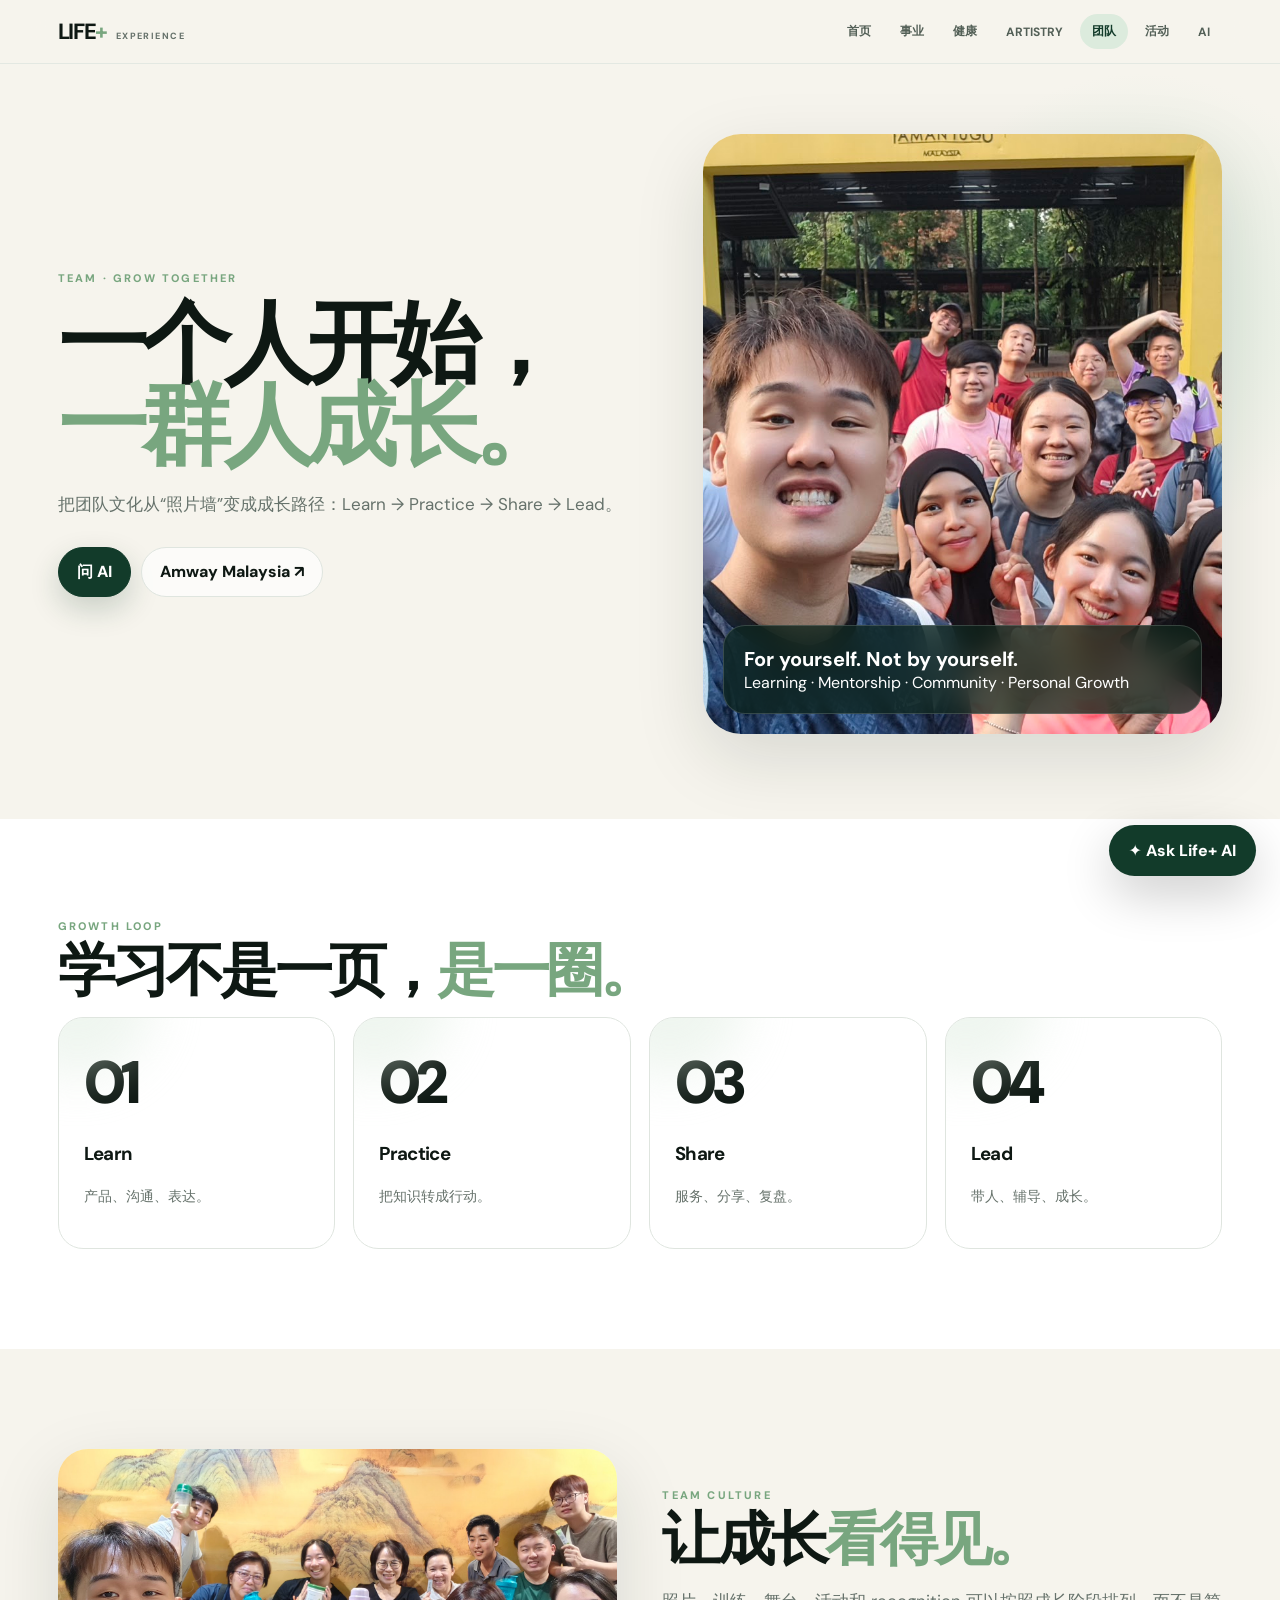
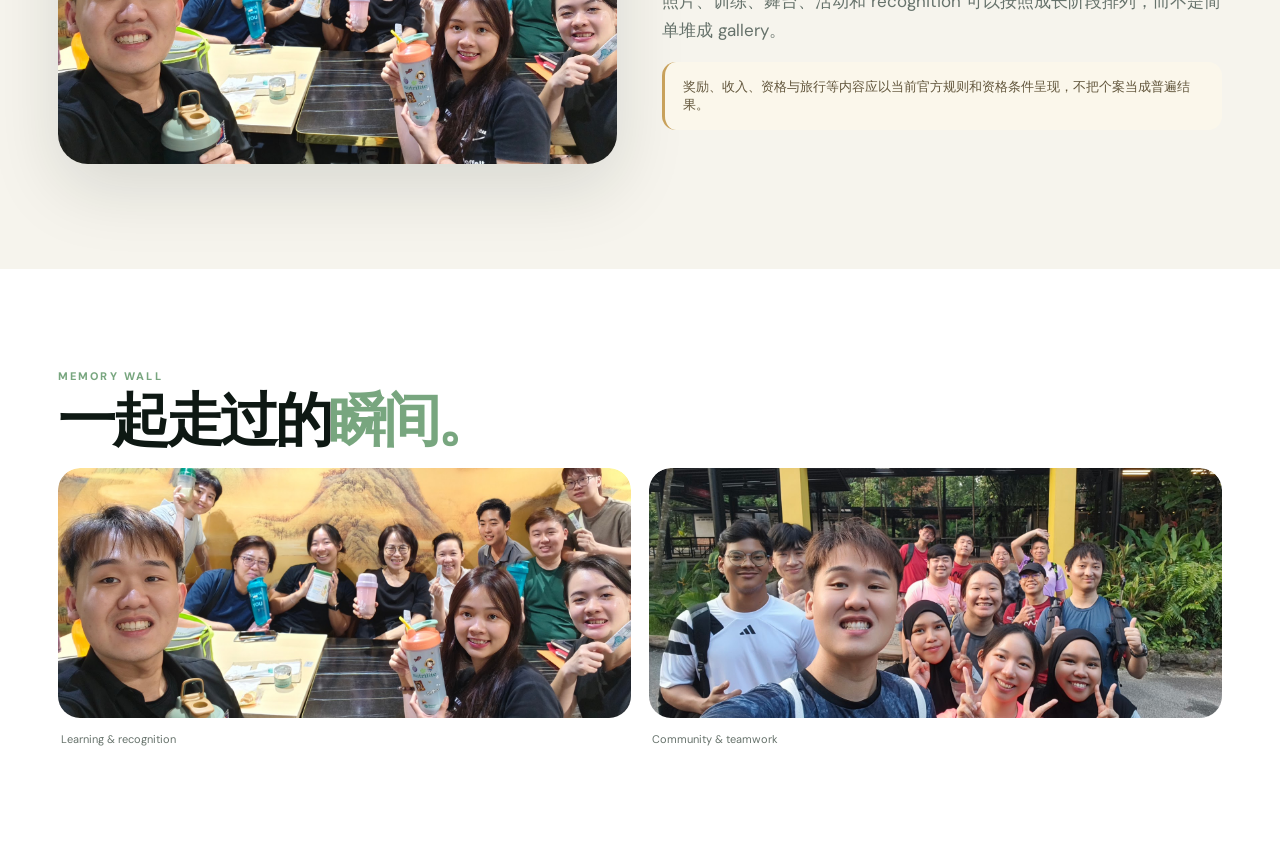
<file: team.html>
<!doctype html><html lang="zh-CN"><head><meta charset="utf-8"><meta name="viewport" content="width=device-width,initial-scale=1"><title>Team · Life+</title><link rel="stylesheet" href="styles.css"></head><body><nav class="nav"><a class="brand" href="index.html">LIFE<span>+</span> <small>EXPERIENCE</small></a><div class="navlinks"><a class="" href="index.html">首页</a><a class="" href="business.html">事业</a><a class="" href="health.html">健康</a><a class="" href="beauty.html">ARTISTRY</a><a class="active" href="team.html">团队</a><a class="" href="events.html">活动</a><button class="lang" onclick="toggleAI()">AI</button></div></nav><main class="wrap"><section class="hero"><div class="reveal"><div class="eyebrow">TEAM · GROW TOGETHER</div><h1>一个人开始，<span>一群人成长。</span></h1><p>把团队文化从“照片墙”变成成长路径：Learn → Practice → Share → Lead。</p><div class="buttons"><button class="btn dark" onclick="askAI('团队有什么培训和支持？')">问 AI</button><a class="btn light" href="https://www.amway.my/" target="_blank">Amway Malaysia ↗</a></div></div><div class="hero-visual reveal"><img src="assets/team-2.jpeg"><div class="hero-overlay"><b>For yourself. Not by yourself.</b><br><span>Learning · Mentorship · Community · Personal Growth</span></div></div></section></main><section class="section alt"><div class="wrap"><div class="eyebrow">GROWTH LOOP</div><h2>学习不是一页，<span>是一圈。</span></h2><div class="grid g4 stagger"><div class="card"><div class="counter">01</div><h3>Learn</h3><p>产品、沟通、表达。</p></div><div class="card"><div class="counter">02</div><h3>Practice</h3><p>把知识转成行动。</p></div><div class="card"><div class="counter">03</div><h3>Share</h3><p>服务、分享、复盘。</p></div><div class="card"><div class="counter">04</div><h3>Lead</h3><p>带人、辅导、成长。</p></div></div></div></section><section class="section"><div class="wrap split"><div class="reveal"><img src="assets/team-1.jpeg" alt="team event"></div><div class="reveal"><div class="eyebrow">TEAM CULTURE</div><h2>让成长<span>看得见。</span></h2><p class="lead">照片、训练、舞台、活动和 recognition 可以按照成长阶段排列，而不是简单堆成 gallery。</p><div class="notice">奖励、收入、资格与旅行等内容应以当前官方规则和资格条件呈现，不把个案当成普遍结果。</div></div></div></section><section class="section alt"><div class="wrap"><div class="eyebrow">MEMORY WALL</div><h2>一起走过的<span>瞬间。</span></h2><div class="grid g2 gallery stagger"><figure><img src="assets/team-1.jpeg"><figcaption>Learning & recognition</figcaption></figure><figure><img src="assets/team-2.jpeg"><figcaption>Community & teamwork</figcaption></figure></div></div></section><div class="floating-ai"><button class="ai-button" onclick="toggleAI()">✦ Ask Life+ AI</button></div><div class="chat" id="chat"><div class="chathead"><b>Life+ AI Concierge</b><button onclick="toggleAI()">×</button></div><div class="msgs" id="msgs"><div class="msg ai">你好，我可以陪你探索这个页面。你想了解什么？</div></div><div class="chatbar"><input id="q" placeholder="输入你的问题…" onkeydown="if(event.key==='Enter')sendAI()"><button onclick="sendAI()">问</button></div></div><script src="app.js"></script></body></html>
</file>
<file: styles.css>
@import url('https://fonts.googleapis.com/css2?family=DM+Sans:wght@400;500;600;700&family=Playfair+Display:wght@500;600&display=swap');
:root{--ink:#0e1813;--forest:#123b2a;--green:#78a67f;--mint:#dcebdd;--cream:#f6f4ed;--paper:#fffdf8;--gold:#c8a15b;--muted:#66726b;--line:#dfe5df;--shadow:0 24px 70px rgba(14,34,24,.13)}*{box-sizing:border-box}html{scroll-behavior:smooth}body{margin:0;color:var(--ink);background:var(--cream);font-family:'DM Sans',system-ui,sans-serif;overflow-x:hidden}a{color:inherit;text-decoration:none}button{font:inherit}.nav{position:sticky;top:0;z-index:100;display:flex;align-items:center;justify-content:space-between;padding:14px 4.5%;background:rgba(246,244,237,.78);backdrop-filter:blur(22px);border-bottom:1px solid rgba(223,229,223,.8)}.brand{font-weight:800;letter-spacing:-.06em;font-size:22px}.brand span{color:var(--green)}.brand small{font-size:9px;letter-spacing:.16em;margin-left:5px;color:var(--muted)}.navlinks{display:flex;gap:5px;align-items:center}.navlinks a,.lang{padding:9px 12px;border-radius:999px;border:0;background:transparent;font-size:12px;font-weight:700;color:#536057;cursor:pointer}.navlinks a:hover,.navlinks a.active{background:var(--mint);color:var(--forest)}.wrap{width:min(1240px,91%);margin:auto}.hero{min-height:82vh;display:grid;grid-template-columns:1fr .92fr;gap:7%;align-items:center;padding:70px 0 85px;position:relative}.hero:before{content:'';position:absolute;width:480px;height:480px;border-radius:50%;background:radial-gradient(circle,var(--mint),transparent 68%);right:-160px;top:0;z-index:-1;animation:float 8s ease-in-out infinite}.eyebrow{font-size:11px;letter-spacing:.2em;text-transform:uppercase;font-weight:800;color:var(--green)}h1{font-size:clamp(52px,7vw,92px);line-height:.91;letter-spacing:-.075em;margin:18px 0 24px}h1 span,h2 span{color:var(--green)}h2{font-size:clamp(36px,4.5vw,58px);line-height:.98;letter-spacing:-.065em;margin:10px 0 18px}h3{letter-spacing:-.035em}p{line-height:1.7}.hero p,.lead{color:var(--muted);max-width:680px;font-size:17px}.buttons{display:flex;gap:10px;flex-wrap:wrap;margin-top:28px}.btn{border:1px solid var(--line);border-radius:999px;padding:13px 18px;font-weight:800;cursor:pointer;transition:.25s;display:inline-flex;align-items:center;gap:7px}.btn:hover{transform:translateY(-3px)}.btn.dark{background:var(--forest);border-color:var(--forest);color:#fff;box-shadow:0 12px 30px rgba(18,59,42,.2)}.btn.light{background:rgba(255,255,255,.7)}.hero-visual{height:600px;border-radius:38px;position:relative;overflow:hidden;box-shadow:var(--shadow);transform-style:preserve-3d;transition:transform .25s}.hero-visual img{width:100%;height:100%;object-fit:cover;transform:scale(1.04);transition:transform 1.2s}.hero-visual:hover img{transform:scale(1.1)}.hero-overlay{position:absolute;left:20px;right:20px;bottom:20px;color:white;padding:20px;border-radius:22px;background:rgba(10,34,24,.72);backdrop-filter:blur(16px);border:1px solid rgba(255,255,255,.16)}.hero-overlay b{font-size:20px}.pill{display:inline-block;padding:7px 11px;border-radius:999px;background:var(--mint);color:var(--forest);font-size:10px;font-weight:900;letter-spacing:.08em}.section{padding:100px 0;position:relative}.section.alt{background:#fff}.section-head{display:flex;justify-content:space-between;align-items:end;gap:30px;margin-bottom:34px}.grid{display:grid;gap:18px}.g2{grid-template-columns:repeat(2,1fr)}.g3{grid-template-columns:repeat(3,1fr)}.g4{grid-template-columns:repeat(4,1fr)}.card{background:rgba(255,255,255,.82);border:1px solid var(--line);border-radius:25px;padding:25px;position:relative;overflow:hidden;transition:transform .35s,box-shadow .35s,border-color .35s}.card:before{content:'';position:absolute;inset:-40% auto auto -20%;width:150px;height:150px;border-radius:50%;background:var(--mint);opacity:.45;filter:blur(25px);pointer-events:none}.card:hover{transform:translateY(-8px) rotateX(1deg);box-shadow:var(--shadow);border-color:#cbd8cc}.icon{font-size:30px;position:relative}.card p{color:var(--muted);font-size:14px}.darkpanel{border-radius:34px;background:linear-gradient(135deg,#0e2f21,#1c4d36);color:white;padding:42px;position:relative;overflow:hidden}.darkpanel:after{content:'';position:absolute;width:300px;height:300px;border-radius:50%;right:-100px;top:-120px;background:rgba(160,214,169,.12);animation:pulse 5s infinite}.darkpanel p{color:#d3dfd7}.reveal{opacity:0;transform:translateY(35px);transition:opacity .8s ease,transform .8s ease}.reveal.show{opacity:1;transform:none}.stagger>*{opacity:0;transform:translateY(22px)}.stagger.show>*{animation:rise .7s forwards}.stagger.show>*:nth-child(2){animation-delay:.08s}.stagger.show>*:nth-child(3){animation-delay:.16s}.stagger.show>*:nth-child(4){animation-delay:.24s}.stagger.show>*:nth-child(5){animation-delay:.32s}.stagger.show>*:nth-child(6){animation-delay:.4s}.split{display:grid;grid-template-columns:1fr 1fr;gap:45px;align-items:center}.split img{width:100%;border-radius:30px;box-shadow:var(--shadow)}.source{font-size:11px;color:var(--muted);margin-top:14px}.source a{text-decoration:underline}.notice{border-left:3px solid var(--gold);background:#fbf7eb;padding:16px 18px;border-radius:14px;color:#62563c;font-size:13px}.footer{padding:50px 0;border-top:1px solid var(--line);color:var(--muted);font-size:11px}.floating-ai{position:fixed;right:24px;bottom:24px;z-index:130}.ai-button{border:0;border-radius:999px;background:var(--forest);color:#fff;padding:15px 20px;font-weight:800;box-shadow:0 18px 50px rgba(0,0,0,.2);cursor:pointer;animation:breathe 3s infinite}.chat{position:fixed;right:24px;bottom:86px;width:min(430px,calc(100vw - 28px));height:570px;background:#fff;border:1px solid var(--line);border-radius:28px;box-shadow:0 30px 90px rgba(0,0,0,.22);z-index:140;display:none;overflow:hidden}.chat.open{display:flex;flex-direction:column;animation:pop .3s}.chathead{padding:18px 20px;background:var(--forest);color:#fff;display:flex;justify-content:space-between}.chathead button{background:none;border:0;color:#fff;font-size:22px;cursor:pointer}.msgs{flex:1;overflow:auto;padding:18px;background:#f7faf6}.msg{max-width:88%;padding:11px 14px;border-radius:16px;margin:9px 0;font-size:13px;line-height:1.55}.msg.ai{background:#e6efe6}.msg.user{margin-left:auto;background:var(--forest);color:#fff}.chatbar{padding:10px;border-top:1px solid var(--line);display:flex;gap:7px}.chatbar input{min-width:0;flex:1;border:1px solid var(--line);border-radius:13px;padding:12px;font-size:14px}.chatbar button{border:0;border-radius:13px;background:var(--forest);color:#fff;padding:0 16px}.ab-wrap{background:#0c2017;border-radius:36px;color:#fff;padding:34px;overflow:hidden}.ab-controls{display:flex;gap:10px;margin-bottom:25px}.ab-controls button{border:1px solid rgba(255,255,255,.2);background:transparent;color:#fff;border-radius:999px;padding:10px 15px;cursor:pointer}.ab-controls button.active{background:#b6d7bc;color:#0c2017}.ab-stage{position:relative;height:350px;border-radius:28px;overflow:hidden;background:linear-gradient(120deg,#152e24,#30523d)}.ab-line{position:absolute;left:8%;right:8%;top:50%;height:2px;background:rgba(255,255,255,.22)}.ab-node{position:absolute;top:calc(50% - 55px);width:110px;text-align:center;transition:transform .7s cubic-bezier(.2,.8,.2,1)}.ab-node .orb{width:110px;height:110px;border-radius:50%;display:grid;place-items:center;font-weight:900;background:radial-gradient(circle at 35% 30%,#e9f5eb,#78a67f 65%,#315e42);color:#0c2017;box-shadow:0 0 0 1px rgba(255,255,255,.2),0 20px 60px rgba(120,166,127,.25)}.node-a{left:7%}.node-b{right:7%}.ab-person{position:absolute;top:50%;left:50%;transform:translate(-50%,-50%);font-size:56px;transition:all .8s cubic-bezier(.2,.8,.2,1)}.ab-copy{display:grid;grid-template-columns:1fr 1fr;gap:18px;margin-top:22px}.ab-copy .card{background:rgba(255,255,255,.06);border-color:rgba(255,255,255,.1);color:#fff}.ab-copy .card p{color:#c8d6cc}.metric{font-size:48px;font-weight:800;letter-spacing:-.07em}.meter{height:8px;background:#e6ece6;border-radius:99px;overflow:hidden}.meter i{display:block;height:100%;width:0;background:linear-gradient(90deg,var(--green),var(--gold));transition:width 1.2s}.hotspot-stage{position:relative;max-width:650px;margin:auto}.hotspot-stage img{width:100%;border-radius:32px}.hotspot{position:absolute;width:28px;height:28px;border-radius:50%;border:4px solid #fff;background:var(--green);box-shadow:0 0 0 0 rgba(120,166,127,.7);animation:ring 2s infinite;cursor:pointer}.hotspot[data-id='gut']{left:51%;top:58%}.hotspot[data-id='brain']{left:53%;top:20%}.hotspot[data-id='skin']{left:71%;top:36%}.hotspot-panel{margin-top:18px;padding:20px;border-radius:20px;background:var(--paper);border:1px solid var(--line);min-height:100px}.quiz-choice{border:1px solid var(--line);background:#fff;border-radius:16px;padding:15px;cursor:pointer;text-align:left;transition:.2s}.quiz-choice:hover,.quiz-choice.active{background:var(--forest);color:#fff;transform:translateY(-3px)}.quiz-result{margin-top:18px;background:var(--mint);padding:18px;border-radius:18px;display:none}.gallery img{width:100%;height:250px;object-fit:cover;border-radius:22px;transition:transform .5s,filter .5s}.gallery figure{margin:0;overflow:hidden;border-radius:22px}.gallery figure:hover img{transform:scale(1.06);filter:saturate(1.1)}.gallery figcaption{padding:9px 3px;color:var(--muted);font-size:11px}.timeline{position:relative;margin-top:35px}.timeline:before{content:'';position:absolute;left:22px;top:0;bottom:0;width:2px;background:var(--line)}.tl{position:relative;padding:0 0 38px 65px}.dot{position:absolute;left:11px;top:0;width:24px;height:24px;border-radius:50%;background:var(--green);border:6px solid var(--cream);box-shadow:0 0 0 1px #c9d6ca}.tl b{color:var(--green)}.counter{font-size:60px;font-weight:900;letter-spacing:-.08em}.marquee{overflow:hidden;white-space:nowrap;border-block:1px solid var(--line);padding:14px 0;color:var(--muted);font-size:11px;letter-spacing:.18em}.marquee-track{display:inline-block;animation:marquee 22s linear infinite}.section.dark{background:#0b2017;color:#fff}.section.dark .lead{color:#cbd9d0}.floating-shape{position:absolute;border-radius:50%;filter:blur(1px);opacity:.35;animation:float 7s ease-in-out infinite}.shape1{width:150px;height:150px;background:var(--green);right:8%;top:10%}.shape2{width:90px;height:90px;background:var(--gold);left:5%;bottom:8%;animation-delay:1.2s}@keyframes rise{to{opacity:1;transform:none}}@keyframes float{0%,100%{transform:translateY(0)}50%{transform:translateY(-20px)}}@keyframes pulse{0%,100%{transform:scale(1)}50%{transform:scale(1.2)}}@keyframes breathe{0%,100%{box-shadow:0 18px 50px rgba(0,0,0,.2)}50%{box-shadow:0 18px 60px rgba(48,91,64,.4)}}@keyframes pop{from{opacity:0;transform:translateY(18px) scale(.98)}to{opacity:1;transform:none}}@keyframes ring{0%{box-shadow:0 0 0 0 rgba(120,166,127,.65)}70%{box-shadow:0 0 0 15px rgba(120,166,127,0)}100%{box-shadow:0 0 0 0 rgba(120,166,127,0)}}@keyframes marquee{to{transform:translateX(-50%)}}@media(max-width:900px){.hero,.split{grid-template-columns:1fr}.hero-visual{height:480px}.g4,.g3{grid-template-columns:repeat(2,1fr)}.navlinks a:nth-child(n+5){display:none}}@media(max-width:560px){.navlinks{display:none}.hero{padding:55px 0}.hero-visual{height:380px}.g4,.g3,.g2,.ab-copy{grid-template-columns:1fr}.section{padding:70px 0}.section-head{display:block}.ab-stage{height:290px}.ab-node,.ab-node .orb{width:80px}.ab-node .orb{height:80px;font-size:12px}.node-a{left:3%}.node-b{right:3%}.metric{font-size:40px}}

.tool-card{cursor:pointer;text-align:left}.tool-card .btn{margin-top:12px}.tool-modal{display:none;position:fixed;inset:0;z-index:150;background:rgba(7,25,17,.72);backdrop-filter:blur(12px);padding:20px;align-items:center;justify-content:center}.tool-modal.open{display:flex}.tool-modal-box{width:min(620px,100%);background:var(--paper);border-radius:30px;padding:35px;position:relative;box-shadow:0 30px 100px rgba(0,0,0,.3)}.modal-close{position:absolute;right:18px;top:14px;border:0;background:none;font-size:28px;cursor:pointer}.check-options{display:grid;grid-template-columns:1fr 1fr;gap:12px;margin-top:22px}.check-options button{padding:18px;border:1px solid var(--line);background:#fff;border-radius:18px;text-align:left;font-weight:800;cursor:pointer}.check-options button:hover{background:var(--mint)}@media(max-width:560px){.check-options{grid-template-columns:1fr}}
</file>
